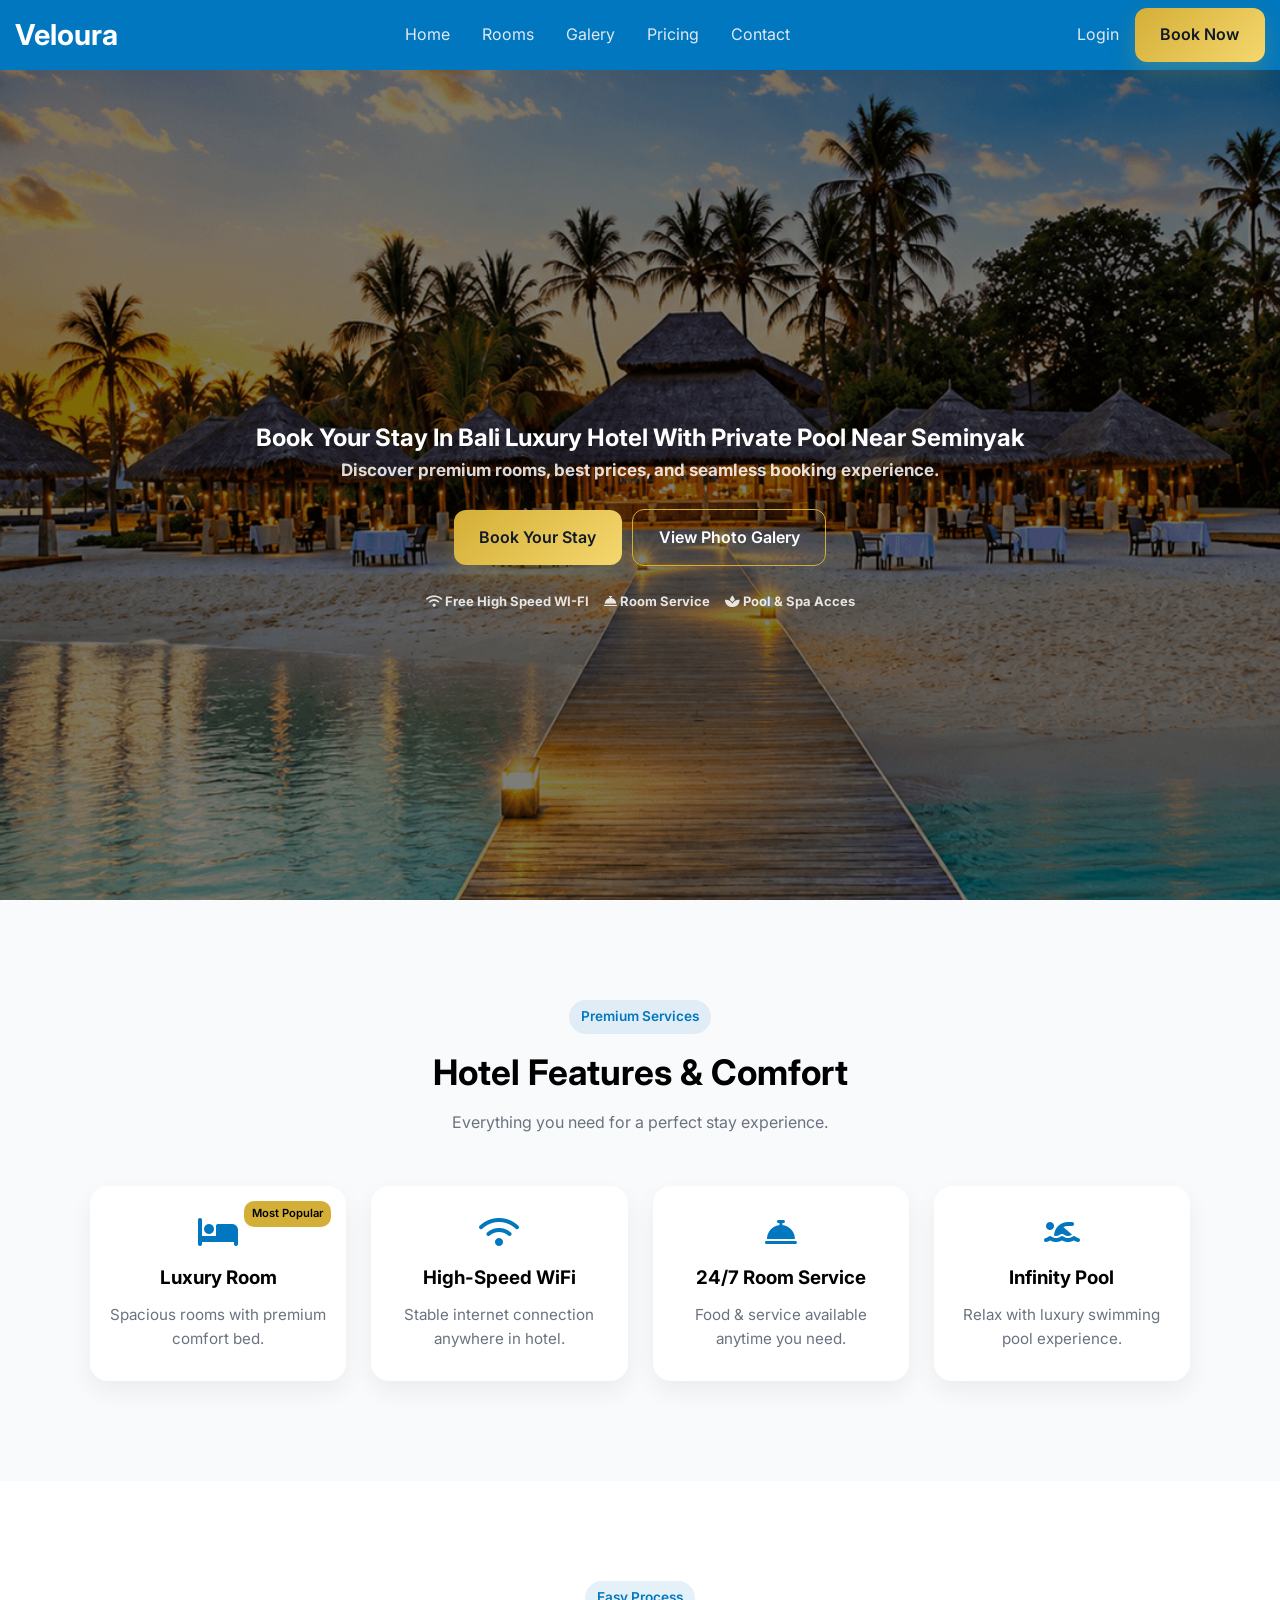
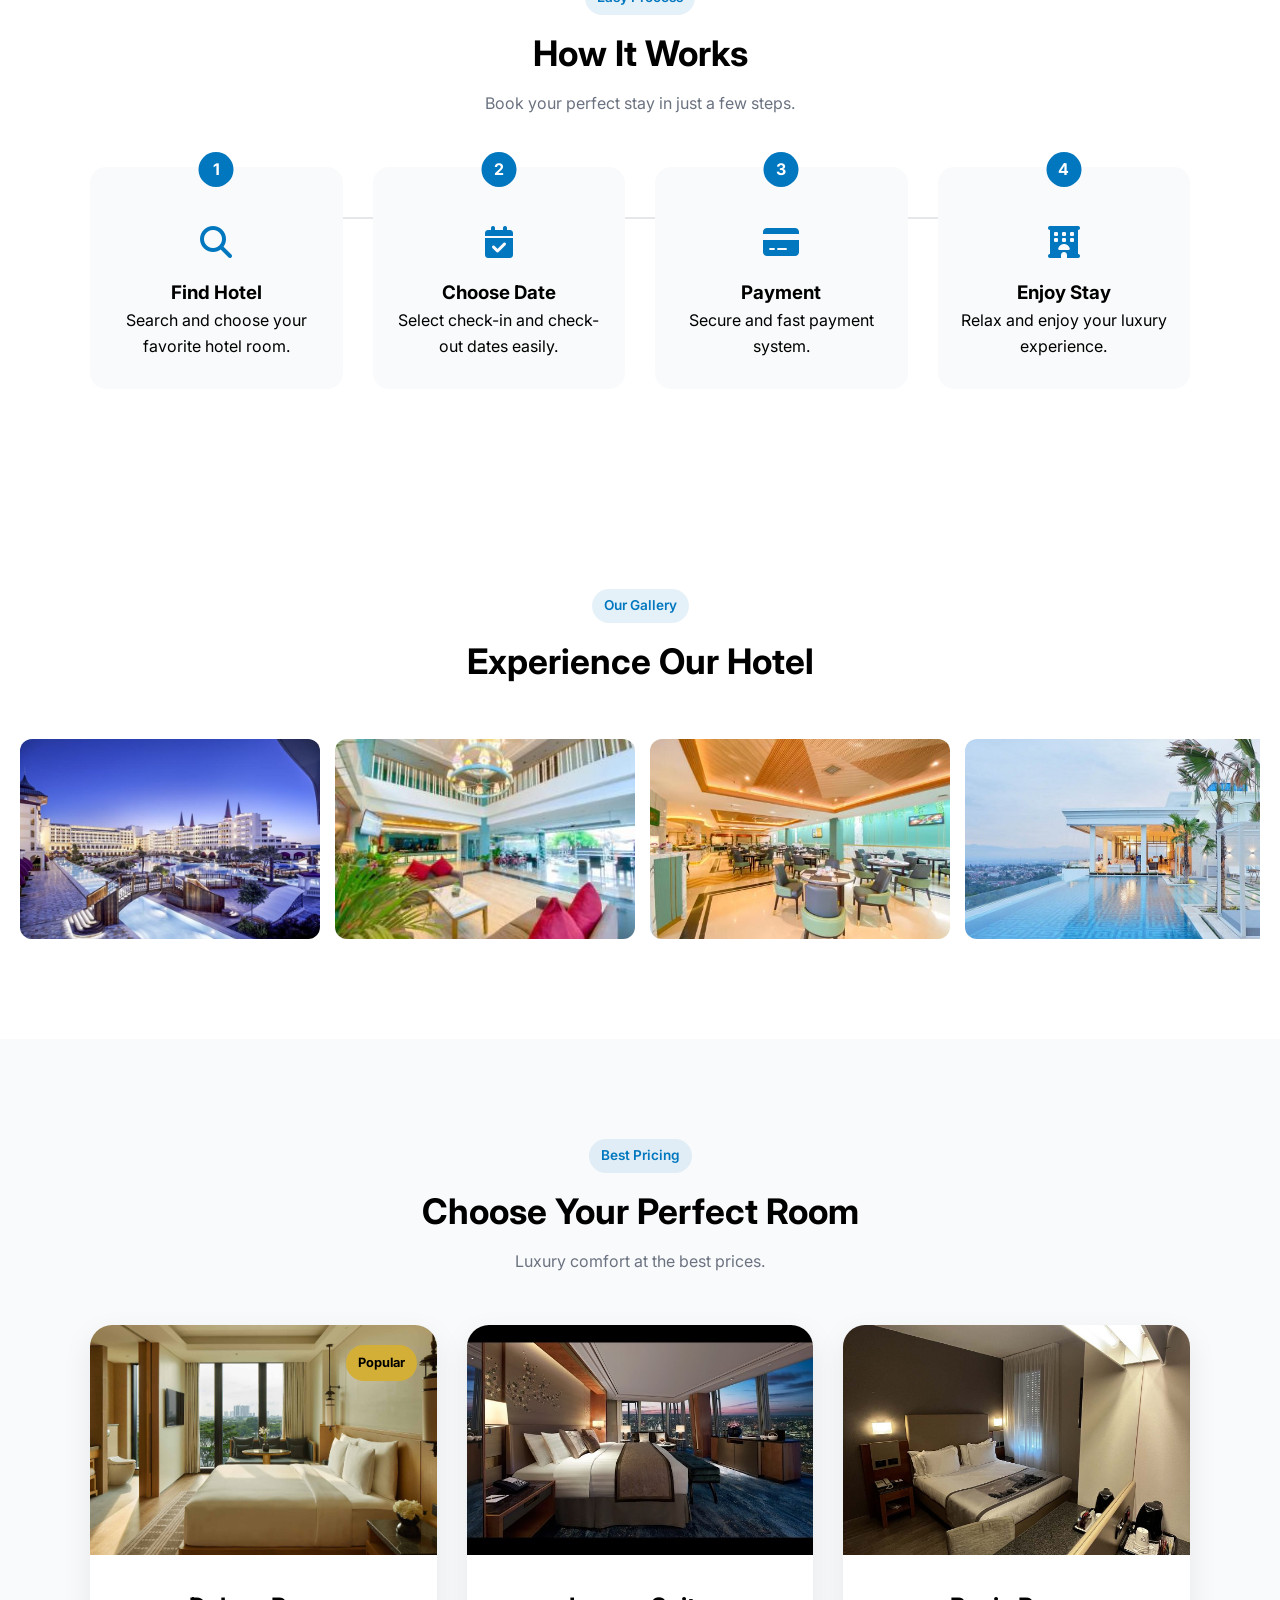
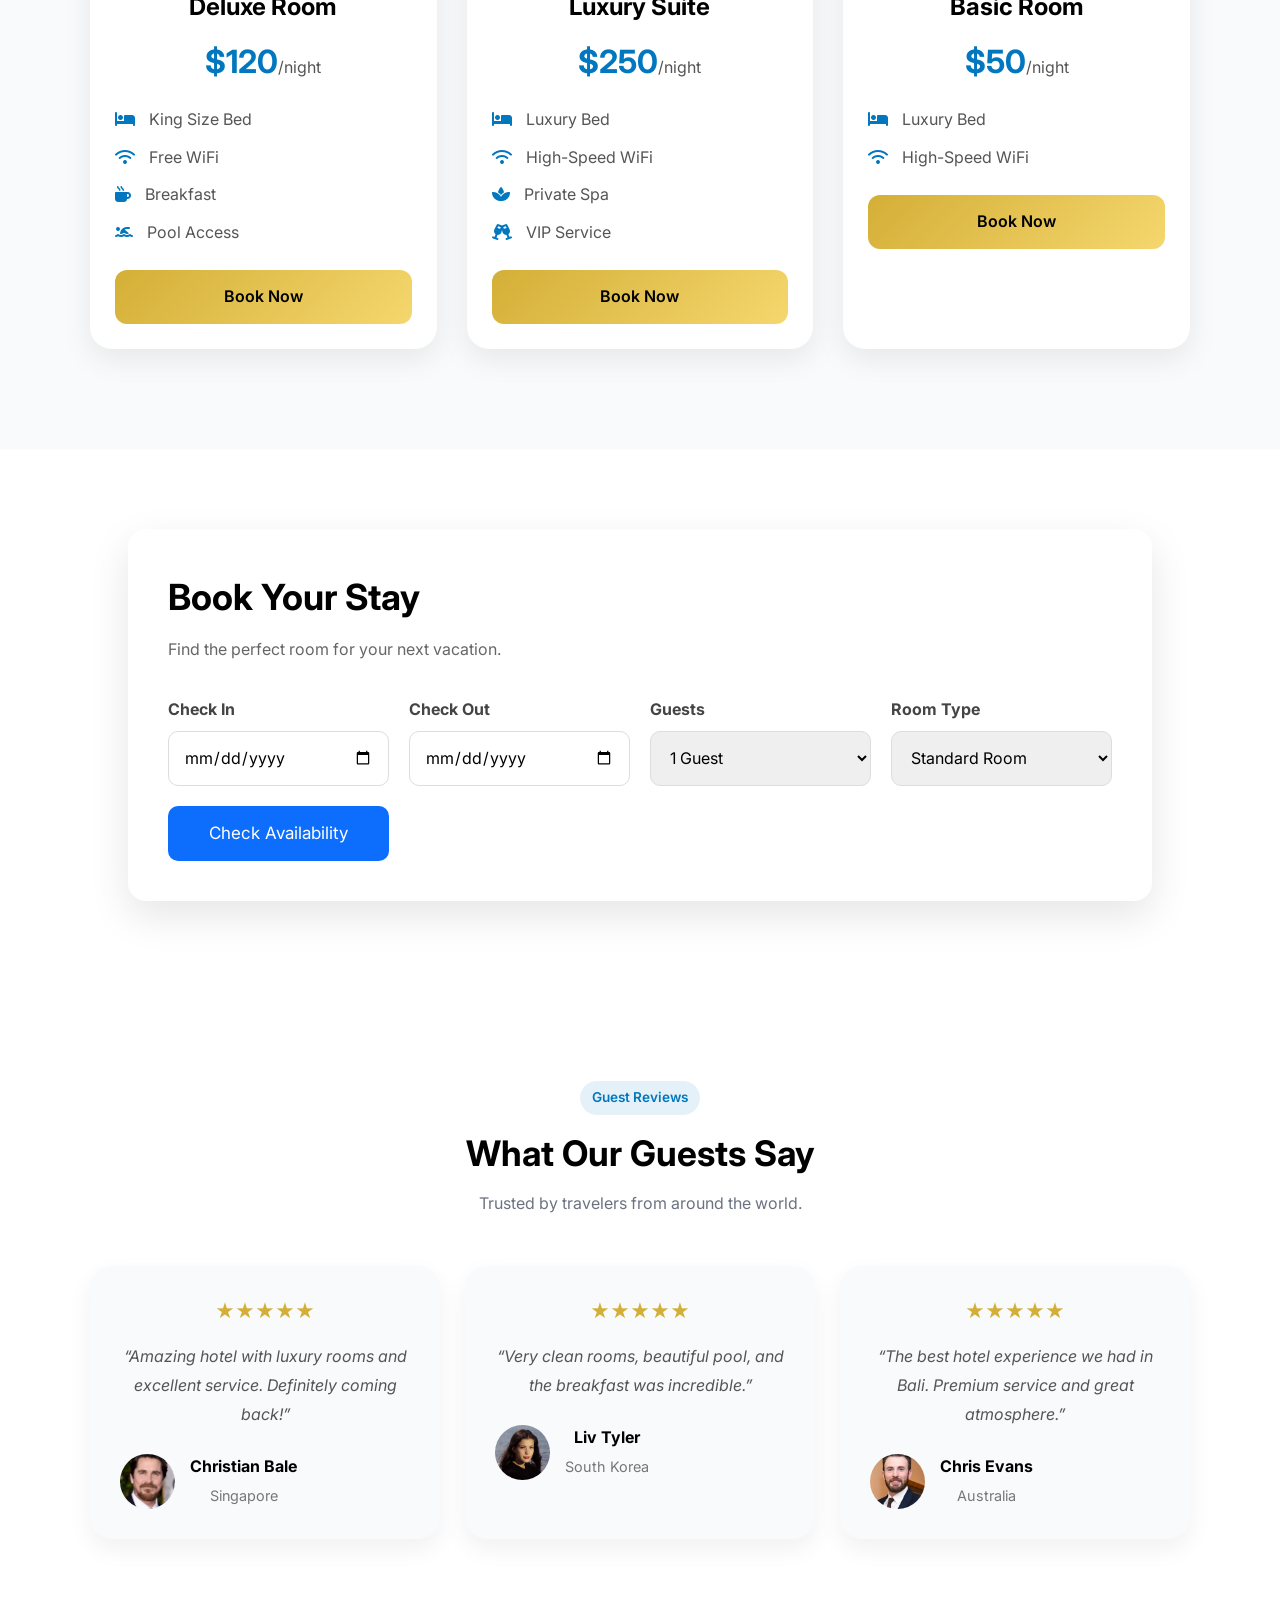
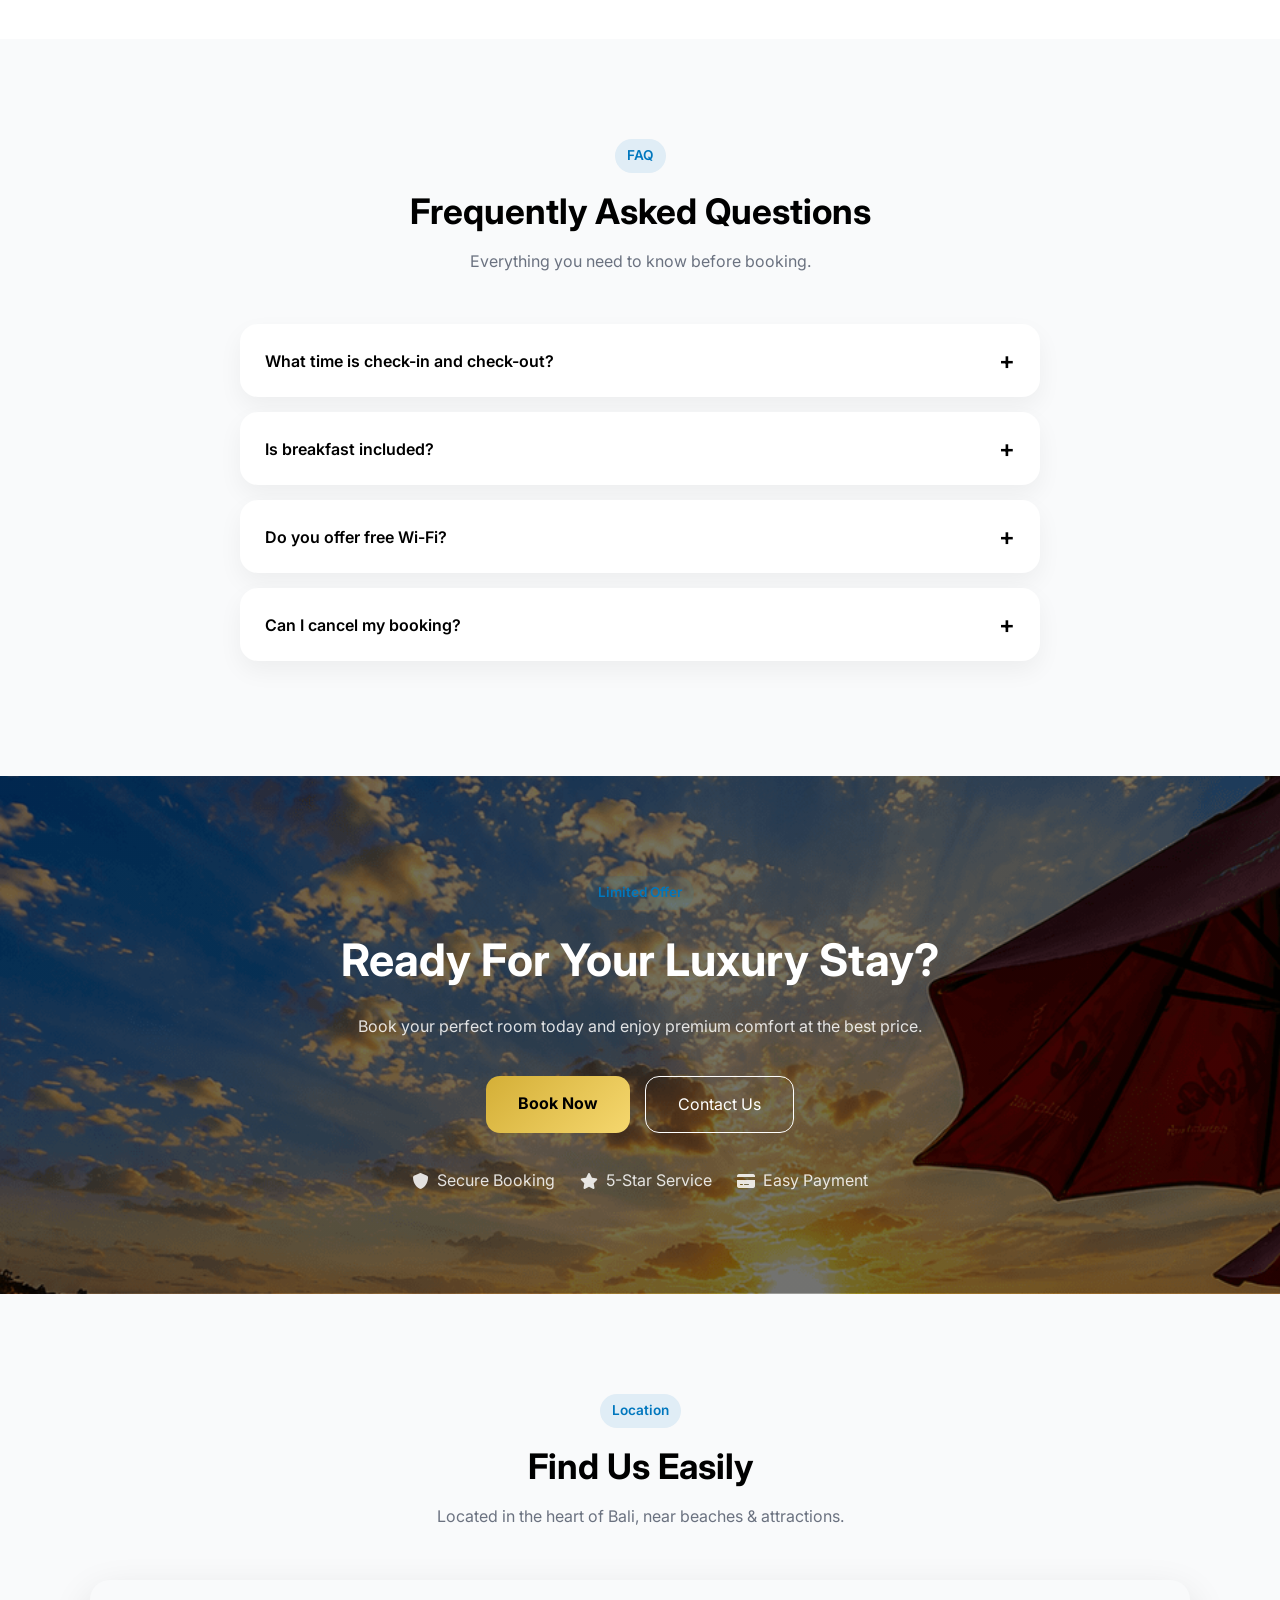
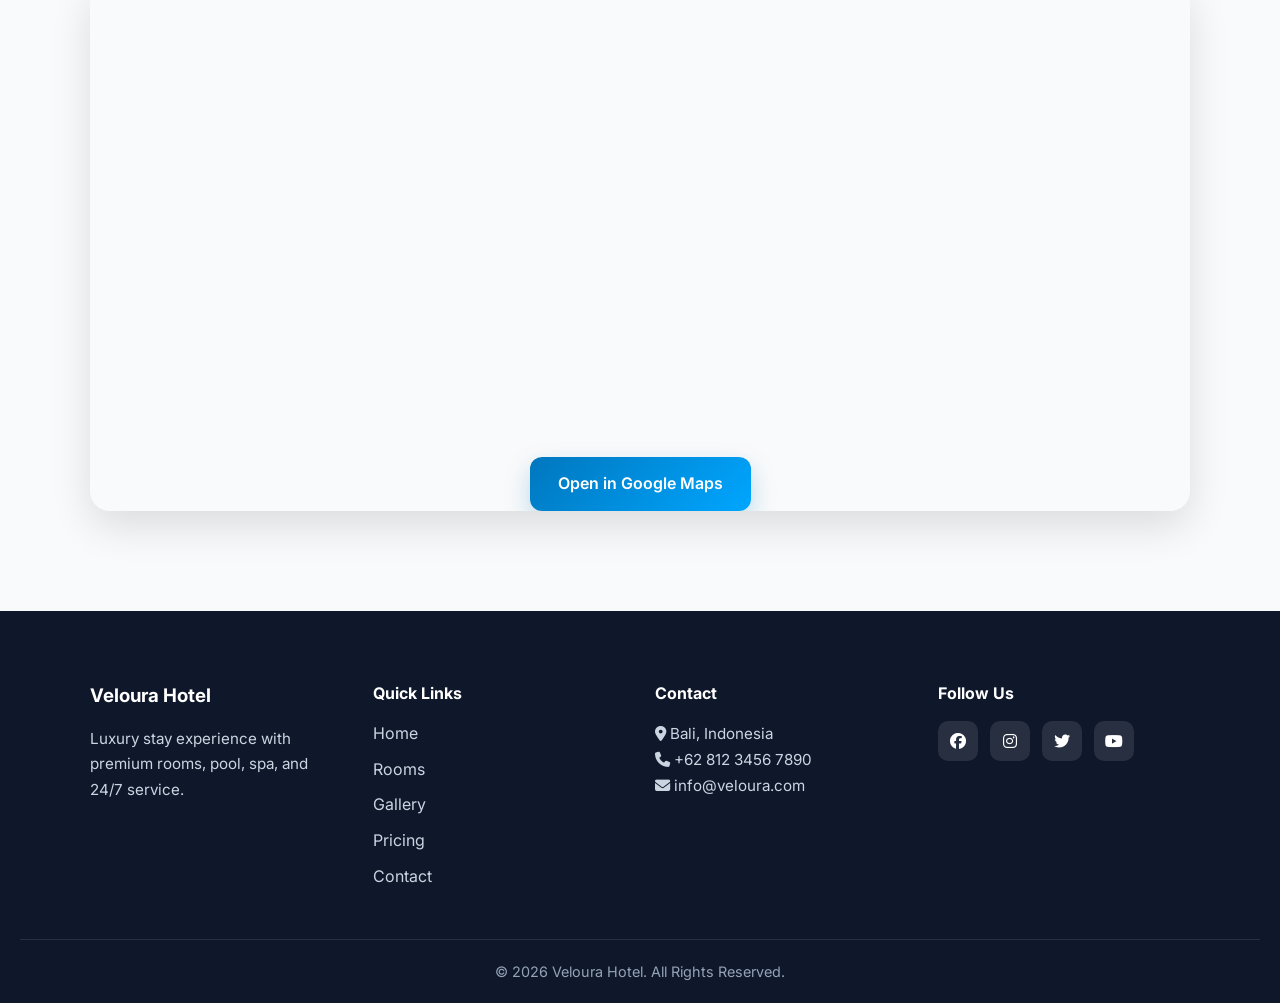
<file: booking-website.html>
<!DOCTYPE html>
<html lang="en">
  <head>
    <meta charset="UTF-8">
    <meta name="viewport" content="width=device-width, initial-scale=1.0">
    <title>Booking Website</title>
    <link rel="stylesheet"
      href="https://fonts.googleapis.com/css2?family=Inter:wght@300;400;500;600;700&display=swap">
      <link rel="stylesheet" href="https://cdnjs.cloudflare.com/ajax/libs/font-awesome/6.5.0/css/all.min.css">
      <link rel="stylesheet" href="css/booking-website.css">
        </head>
  <body>
    <header>
    <nav>
      <div class="logo">
        <span>Veloura</span>
      </div>
      <div class="hamburger" id="hamburger">
        <span></span>
        <span></span>
        <span></span>
      </div>
      
      <div class="desktop-menu">
        <a href="#home">Home</a>
        <a href="#Pricing">Rooms</a>
        <a href="#galery">Galery</a>
        <a href="#Pricing">Pricing</a>
        <a href="#contact">Contact</a>
      </div>
      
        <div class="right">
          <a class="login" href="#">Login</a>
          <a class="btn-book" href="#booknow">Book Now</a>
          </div>
    </nav>
    </header>
    <div class="overlay"></div>
    <div class="mobile-menu">
      <a href="#home">Home</a>
      <a href="Pricing">Rooms</a>
      <a href="#gallery">Galery</a>
      <a href="#Pricing">Pricing</a>
      <a href="#contact">Contact</a>
      <a  href="#">Login</a>
      <a class="btn-book" href="#booknow">Book Now</a>
    </div>
    
    <main>
      <section id="home" class="hero">
        <div class="con">
        <h2>Book Your Stay In Bali
        Luxury Hotel With Private Pool Near Seminyak</h2>
        <p>Discover premium rooms, best prices, and seamless booking experience.</p>
        
        <div class="buttons">
          <a class="btn-book"href="#booknow">Book Your Stay</a>
          <a class="galerybtn" href="#gallery">View Photo Galery</a>
        </div>
        
        <div class="feature">
          <p><i class="fa-solid fa-wifi"></i> Free High Speed WI-FI</p>
          <p><i class="fa-solid fa-bell-concierge"></i> Room Service</p>
          <p><i class="fa-solid fa-spa"></i> Pool & Spa Acces</p>
        </div>
        </div>
      </section>
      
      <!-- Service -->
      <section class="features">
  <div class="section-header">
    <span class="badge">Premium Services</span>
    <h2>Hotel Features & Comfort</h2>
    <p>Everything you need for a perfect stay experience.</p>
  </div>

  <div class="feature-grid">

    <div class="feature-card reveal">
      <span class="tag">Most Popular</span>
      <i class="fa-solid fa-bed"></i>
      <h3>Luxury Room</h3>
      <p>Spacious rooms with premium comfort bed.</p>
    </div>

    <div class="feature-card reveal">
      <i class="fa-solid fa-wifi"></i>
      <h3>High-Speed WiFi</h3>
      <p>Stable internet connection anywhere in hotel.</p>
    </div>

    <div class="feature-card reveal">
      <i class="fa-solid fa-bell-concierge"></i>
      <h3>24/7 Room Service</h3>
      <p>Food & service available anytime you need.</p>
    </div>

    <div class="feature-card reveal">
      <i class="fa-solid fa-person-swimming"></i>
      <h3>Infinity Pool</h3>
      <p>Relax with luxury swimming pool experience.</p>
    </div>

  </div>
</section>

<!-- How it works -->
<section class="how-it-works">
  <div class="section-header">
    <span class="badge">Easy Process</span>
    <h2>How It Works</h2>
    <p>Book your perfect stay in just a few steps.</p>
  </div>

  <div class="steps">

    <div class="step reveal" style="--i:1">
      <div class="number">1</div>
      <div class="icon"><i class="fa-solid fa-magnifying-glass"></i></div>
      <h3>Find Hotel</h3>
      <p>Search and choose your favorite hotel room.</p>
    </div>

    <div class="step reveal" style="--i:2">
      <div class="number">2</div>
      <div class="icon"><i class="fa-solid fa-calendar-check"></i></div>
      <h3>Choose Date</h3>
      <p>Select check-in and check-out dates easily.</p>
    </div>

    <div class="step reveal" style="--i:3">
      <div class="number">3</div>
      <div class="icon"><i class="fa-solid fa-credit-card"></i></div>
      <h3>Payment</h3>
      <p>Secure and fast payment system.</p>
    </div>

    <div class="step reveal" style="--i:4">
      <div class="number">4</div>
      <div class="icon"><i class="fa-solid fa-hotel"></i></div>
      <h3>Enjoy Stay</h3>
      <p>Relax and enjoy your luxury experience.</p>
    </div>

  </div>
</section>

<!-- Galery -->
<section id="gallery" class="gallery">
  <div class="section-header">
    <span class="badge">Our Gallery</span>
    <h2>Experience Our Hotel</h2>
  </div>
  
<div class="gallery-wrapper">
  <div class="gallery-track">

    <img class="gallery-item" src="assets/images/gallery1.jpg" loading="lazy">
    <img class="gallery-item" src="assets/images/gallery2.jpg" loading="lazy">
    <img class="gallery-item" src="assets/images/gallery3.jpg" loading="lazy">
    <img class="gallery-item" src="assets/images/gallery4.jpg" loading="lazy">

  </div>
  </div>
</section>

<!-- LIGHTBOX -->
<div class="lightbox" id="lightbox">
  <span class="close">&times;</span>
  <img id="lightbox-img">
</div>

<!-- Pricing -->
<section id="booknow" class="pricing">

  <div class="section-header">
    <span class="badge">Best Pricing</span>
    <h2>Choose Your Perfect Room</h2>
    <p>Luxury comfort at the best prices.</p>
  </div>

  <div class="pricing-grid">

    <!-- Card 1 -->
    <div class="price-card reveal">

      <span class="popular">Popular</span>

      <img src="assets/images/deluxe.jpg" alt="deluxe">

      <div class="price-content">
        <h3>Deluxe Room</h3>

        <div class="price">
          <span>$120</span>/night
        </div>

        <ul>
          <li><i class="fa-solid fa-bed"></i> King Size Bed</li>
          <li><i class="fa-solid fa-wifi"></i> Free WiFi</li>
          <li><i class="fa-solid fa-mug-hot"></i> Breakfast</li>
          <li><i class="fa-solid fa-person-swimming"></i> Pool Access</li>
        </ul>

        <a href="#" class="book-btn">
          Book Now
        </a>
      </div>

    </div>

    <!-- Card 2 -->
    <div class="price-card reveal">

      <img src="assets/images/luxury.jpg" alt="luxury">

      <div class="price-content">
        <h3>Luxury Suite</h3>

        <div class="price">
          <span>$250</span>/night
        </div>

        <ul>
          <li><i class="fa-solid fa-bed"></i> Luxury Bed</li>
          <li><i class="fa-solid fa-wifi"></i> High-Speed WiFi</li>
          <li><i class="fa-solid fa-spa"></i> Private Spa</li>
          <li><i class="fa-solid fa-champagne-glasses"></i> VIP Service</li>
        </ul>

        <a href="#" class="book-btn">
          Book Now
        </a>
      </div>

    </div>

         <!-- Card 3 -->
    <div class="price-card reveal">

      <img src="assets/images/basic.jpg" alt="basic">

      <div class="price-content">
        <h3>Basic Room</h3>

        <div class="price">
          <span>$50</span>/night
        </div>

        <ul>
          <li><i class="fa-solid fa-bed"></i> Luxury Bed</li>
          <li><i class="fa-solid fa-wifi"></i> High-Speed WiFi</li>
           </ul>

        <a href="#" class="book-btn">
          Book Now
        </a>
      </div>
  </div>
</section>

      <!-- BookForm -->
      <section id="check" class="booking-section">
  <div class="booking-container">
    <h2>Book Your Stay</h2>
    <p>Find the perfect room for your next vacation.</p>

    <form id="bookingForm" class="booking-form">

      <div class="input-box">
        <label>Check In</label>
        <input type="date" id="checkin" required>
      </div>

      <div class="input-box">
        <label>Check Out</label>
        <input type="date" id="checkout" required>
      </div>

      <div class="input-box">
        <label>Guests</label>
        <select id="guests">
          <option>1 Guest</option>
          <option>2 Guests</option>
          <option>3 Guests</option>
          <option>4 Guests</option>
          <option>5+ Guests</option>
        </select>
      </div>

      <div class="input-box">
        <label>Room Type</label>
        <select id="room">
          <option>Standard Room</option>
          <option>Deluxe Room</option>
          <option>Executive Suite</option>
          <option>Family Suite</option>
        </select>
      </div>

      <button class="checkBtn" type="submit">
        Check Availability
      </button>

    </form>
  </div>
      </section>
<!-- Testimoni -->
<section id="testimoni" class="testimonial">

  <div class="section-header">
    <span class="badge">
      Guest Reviews
    </span>

    <h2>
      What Our Guests Say
    </h2>

    <p>
      Trusted by travelers from around the world.
    </p>
  </div>

  <div class="testimonial-grid">

    <!-- Card 1 -->
    <div class="testimonial-card reveal">

      <div class="stars">
        ★★★★★
      </div>

      <p class="review">
        “Amazing hotel with luxury rooms and excellent service. Definitely coming back!”
      </p>

      <div class="profile">

        <img src="assets/images/christianbale.jpg" alt="bale">

        <div>
          <h4>Christian Bale</h4>
          <span>Singapore</span>
        </div>

      </div>
    </div>

    <!-- Card 2 -->
    <div class="testimonial-card reveal">

      <div class="stars">
        ★★★★★
      </div>

      <p class="review">
        “Very clean rooms, beautiful pool, and the breakfast was incredible.”
      </p>

      <div class="profile">

        <img src="assets/images/livtyler.jpg" alt="liv">

        <div>
          <h4>Liv Tyler</h4>
          <span>South Korea</span>
        </div>

      </div>
    </div>

    <!-- Card 3 -->
    <div class="testimonial-card reveal">

      <div class="stars">
        ★★★★★
      </div>

      <p class="review">
        “The best hotel experience we had in Bali. Premium service and great atmosphere.”
      </p>

      <div class="profile">

        <img src="assets/images/chrisevans.jpg" alt="chris">

        <div>
          <h4>Chris Evans</h4>
          <span>Australia</span>
        </div>

      </div>
    </div>

  </div>
</section>

<!-- faq -->
<section id="faq" class="faq">

  <div class="section-header">
    <span class="badge">
      FAQ
    </span>

    <h2>
      Frequently Asked Questions
    </h2>

    <p>
      Everything you need to know before booking.
    </p>
  </div>

  <div class="faq-container">

    <div class="faq-item">
      <button class="faq-question">
        What time is check-in and check-out?
        <span>+</span>
      </button>

      <div class="faq-answer">
        <p>
          Check-in starts at 2:00 PM and check-out is before 12:00 PM.
        </p>
      </div>
    </div>

    <div class="faq-item">
      <button class="faq-question">
        Is breakfast included?
        <span>+</span>
      </button>

      <div class="faq-answer">
        <p>
          Yes, complimentary breakfast is included in selected rooms.
        </p>
      </div>
    </div>

    <div class="faq-item">
      <button class="faq-question">
        Do you offer free Wi-Fi?
        <span>+</span>
      </button>

      <div class="faq-answer">
        <p>
          Yes, high-speed Wi-Fi is available throughout the hotel.
        </p>
      </div>
    </div>

    <div class="faq-item">
      <button class="faq-question">
        Can I cancel my booking?
        <span>+</span>
      </button>

      <div class="faq-answer">
        <p>
          Cancellation policies depend on your selected room package.
        </p>
      </div>
    </div>

  </div>
</section>

<!-- final cta -->
<section class="final-cta">

  <div class="cta-overlay">

    <span class="badge">
      Limited Offer
    </span>

    <h2>
      Ready For Your Luxury Stay?
    </h2>

    <p>
      Book your perfect room today and enjoy premium comfort at the best price.
    </p>

    <div class="cta-buttons">
      <a href="#" class="cta-book">
        Book Now
      </a>

      <a href="#" class="cta-contact">
        Contact Us
      </a>
    </div>

    <div class="trust">
      <span>
        <i class="fa-solid fa-shield"></i>
        Secure Booking
      </span>

      <span>
        <i class="fa-solid fa-star"></i>
        5-Star Service
      </span>

      <span>
        <i class="fa-solid fa-credit-card"></i>
        Easy Payment
      </span>
    </div>

  </div>
</section>

<!-- maps -->
<section class="map-section">

  <div class="section-header">
    <span class="badge">Location</span>
    <h2>Find Us Easily</h2>
    <p>Located in the heart of Bali, near beaches & attractions.</p>
  </div>

  <div class="map-container">

    <iframe
      src="https://www.google.com/maps/embed?pb=!1m18!1m12!1m3!1d15776.066040046111!2d115.14598594058883!3d-8.689979111734857!2m3!1f0!2f0!3f0!3m2!1i1024!2i768!4f13.1!3m3!1m2!1s0x2dd2471c804bfd05%3A0xdcc2b5ae63dc9082!2sPantai%20Seminyak!5e0!3m2!1sid!2sin!4v1781072437295!5m2!1sid!2sin"
      width="100%"
      height="400"
      style="border:0;"
      allowfullscreen=""
      loading="lazy"
      referrerpolicy="no-referrer-when-downgrade">
    </iframe>
    
    <div class="map-button">
  <a href="https://maps.app.goo.gl/dVLywuNhf7aDqcGe6"
     target="_blank"
     class="open-map-btn">
    Open in Google Maps
  </a>
</div>

  </div>

</section>
<!-- Footer -->
<footer class="footer">

  <div class="footer-container">

    <!-- Brand -->
    <div class="footer-box">
      <h3>Veloura Hotel</h3>
      <p>
        Luxury stay experience with premium rooms, pool, spa, and 24/7 service.
      </p>
    </div>

    <!-- Links -->
    <div class="footer-box">
      <h4>Quick Links</h4>
      <a href="#home">Home</a>
      <a href="#Pricing">Rooms</a>
      <a href="#gallery">Gallery</a>
      <a href="#Pricing">Pricing</a>
      <a href="#contact">Contact</a>
    </div>

    <!-- Contact -->
    <div id="contact" class="footer-box">
      <h4>Contact</h4>
      <p><i class="fa-solid fa-location-dot"></i> Bali, Indonesia</p>
      <p><i class="fa-solid fa-phone"></i> +62 812 3456 7890</p>
      <p><i class="fa-solid fa-envelope"></i> info@veloura.com</p>
    </div>

    <!-- Social -->
    <div class="footer-box">
      <h4>Follow Us</h4>

      <div class="social">
        <a href="#"><i class="fa-brands fa-facebook"></i></a>
        <a href="#"><i class="fa-brands fa-instagram"></i></a>
        <a href="#"><i class="fa-brands fa-twitter"></i></a>
        <a href="#"><i class="fa-brands fa-youtube"></i></a>
      </div>

    </div>

  </div>

  <div class="footer-bottom">
    <p>© 2026 Veloura Hotel. All Rights Reserved.</p>
  </div>

</footer>
    </main>
    <script src="Js/booking-website.js"></script>
    </body>
    </html>
</file>
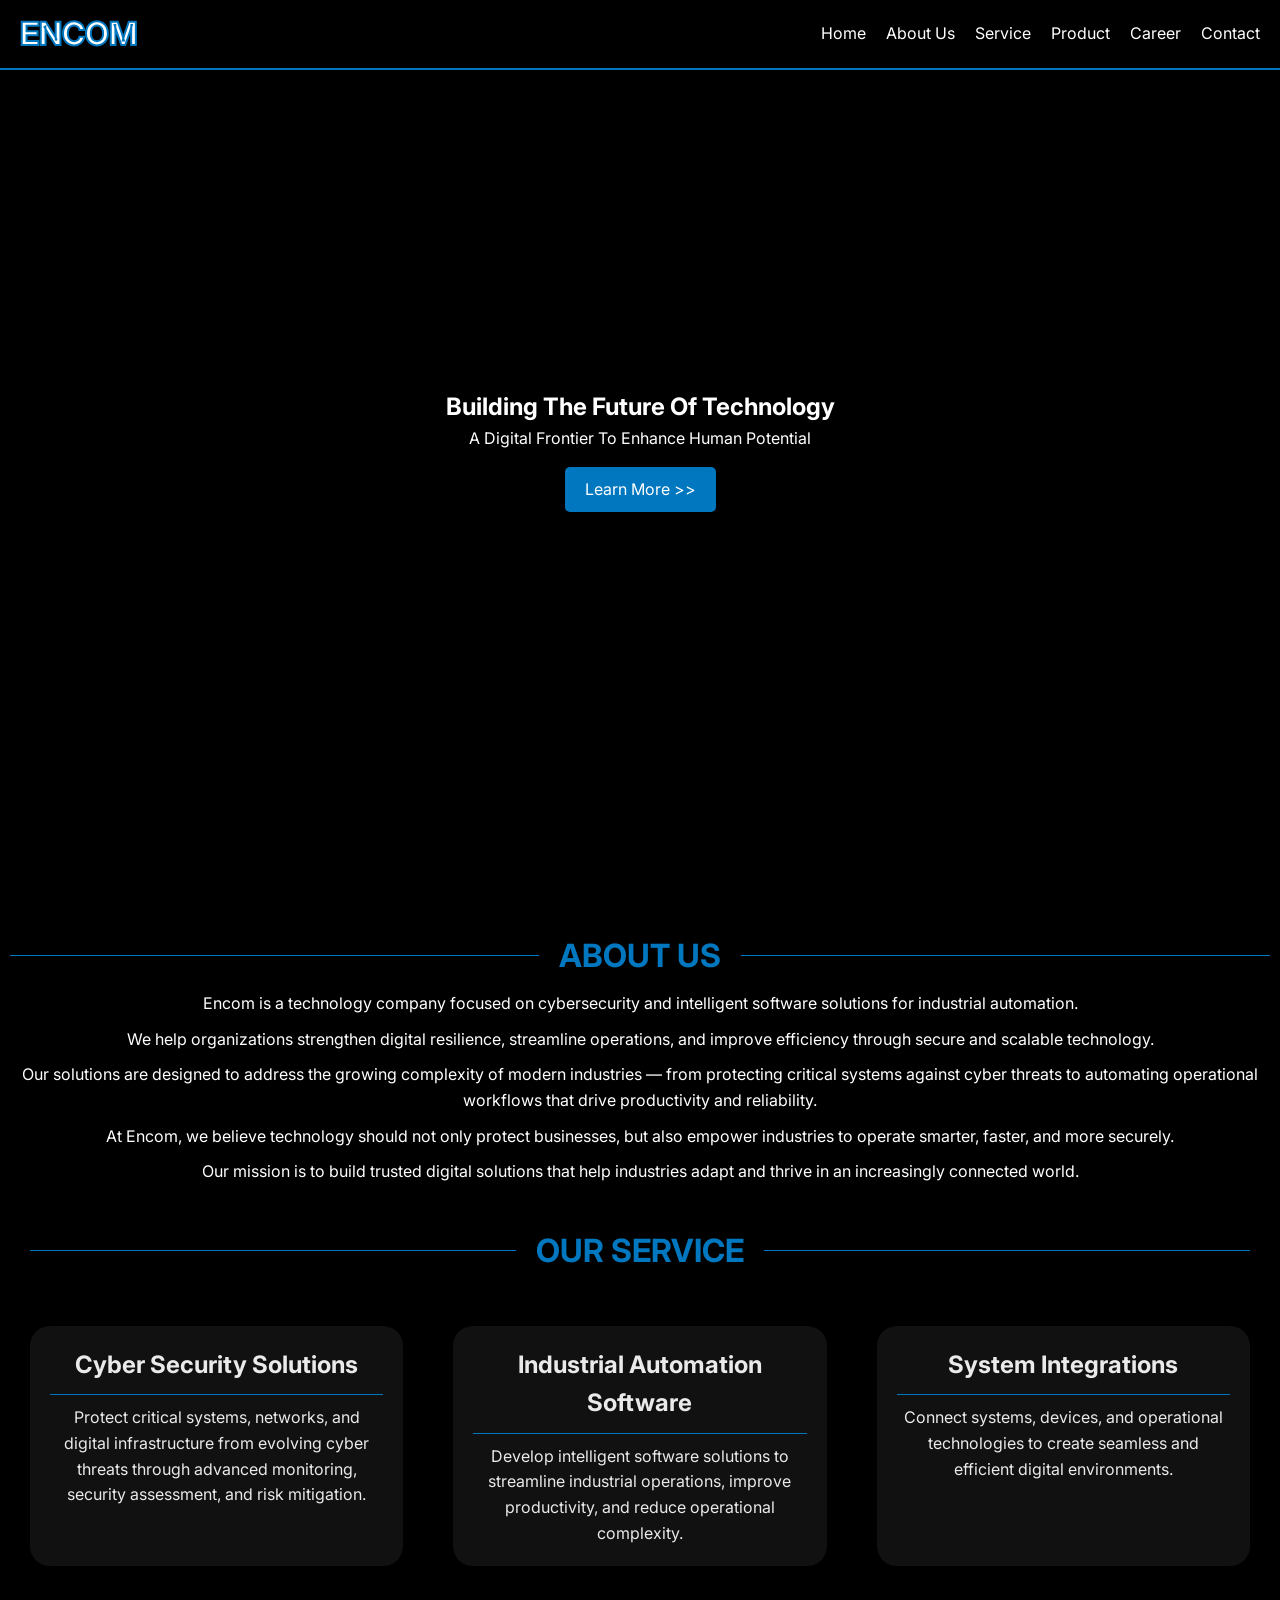
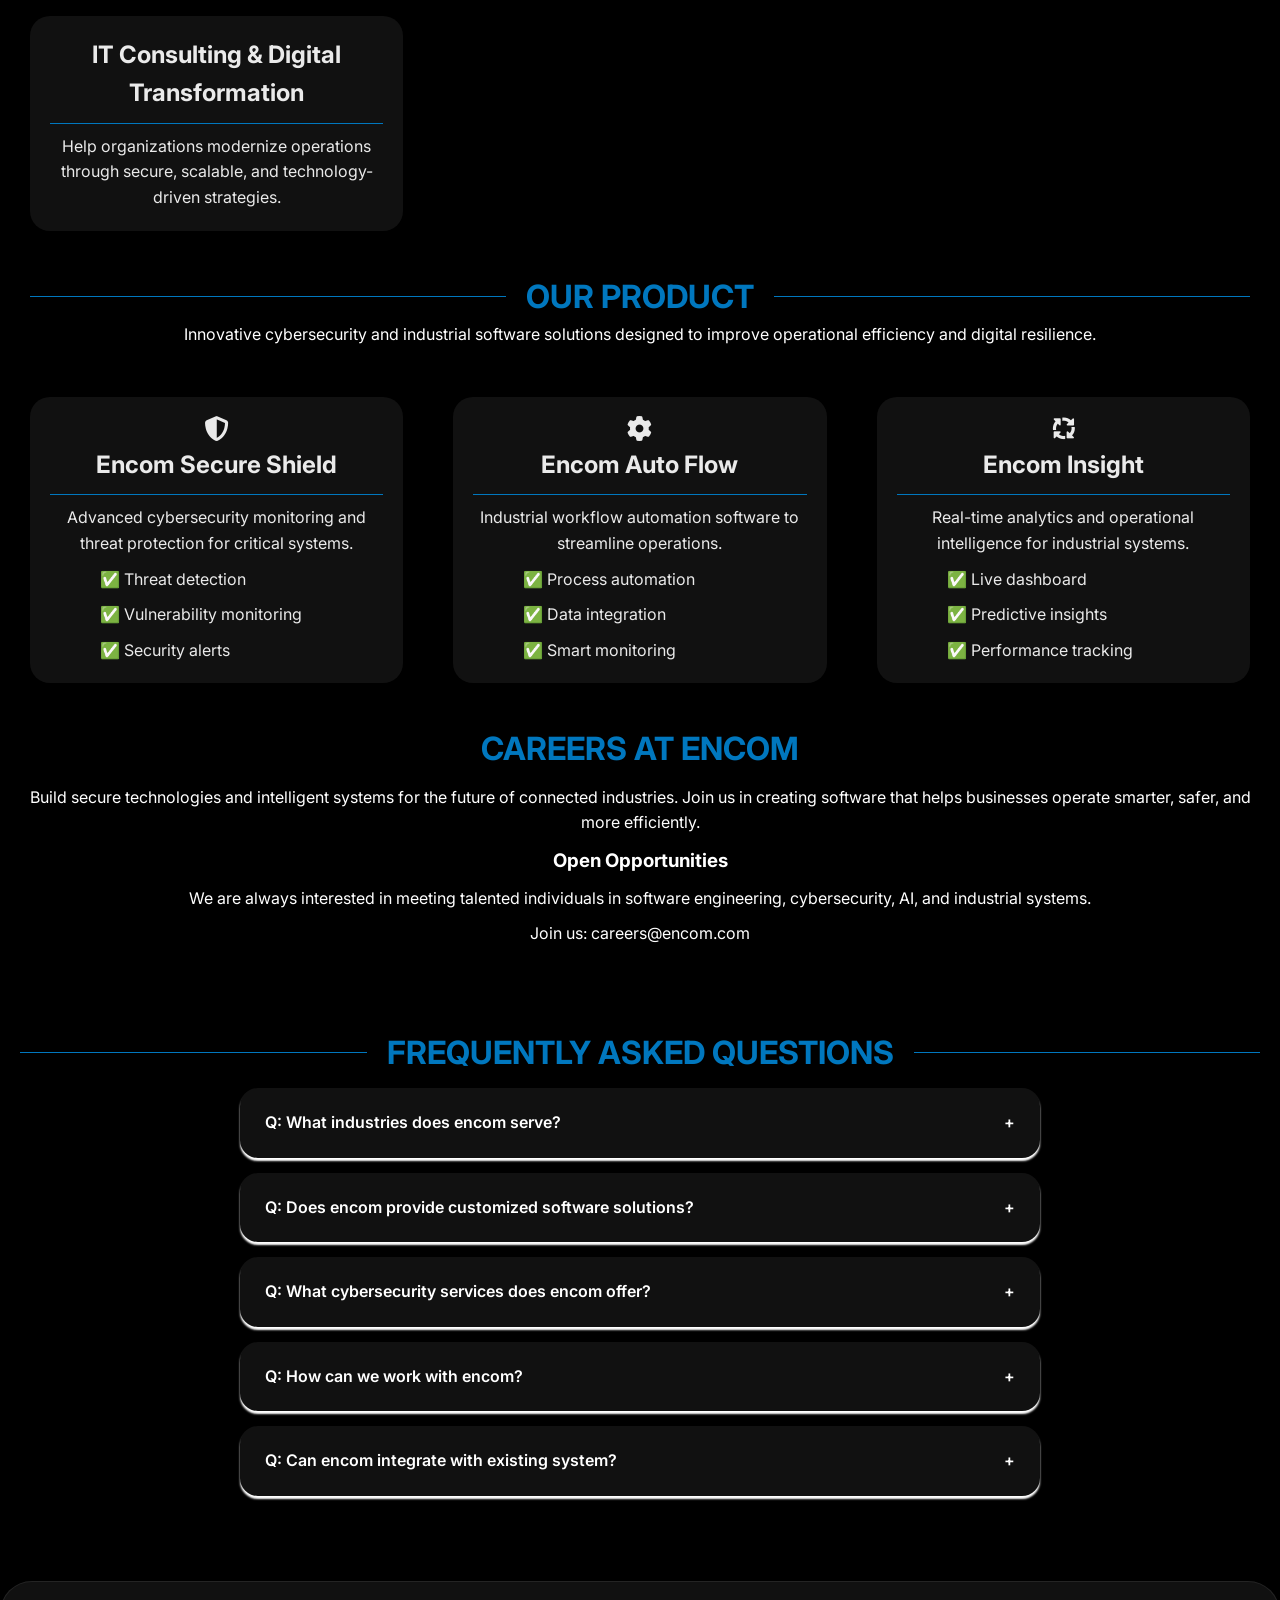
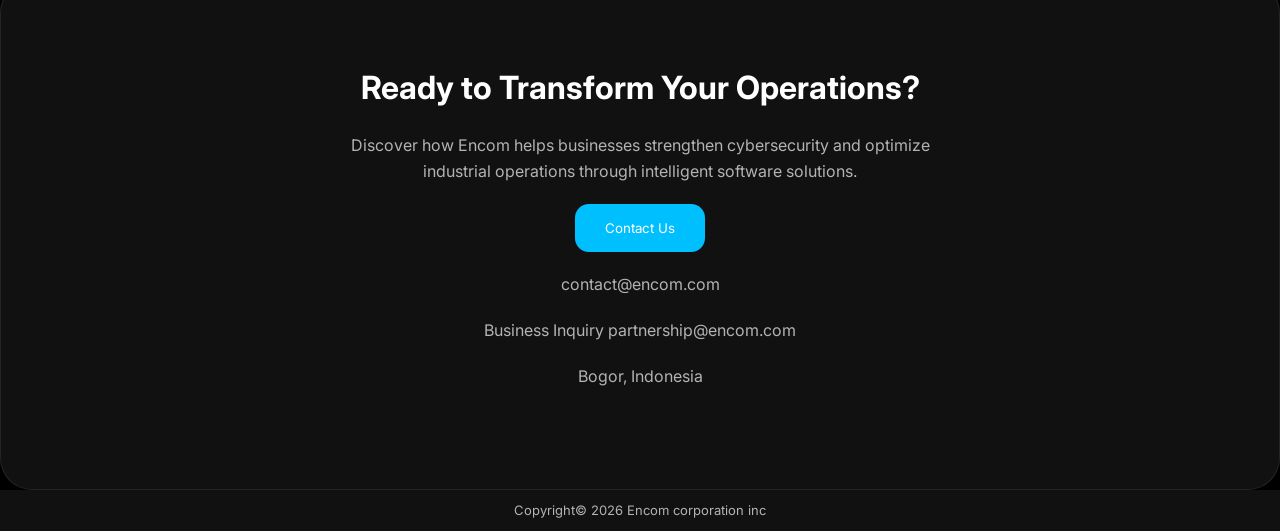
<file: company-profile-website.html>
<!DOCTYPE html>
<html lang="en">
  <head>
    <meta charset="UTF-8">
    <meta name="viewport" content="width=device-width, initial-scale=1.0">
    <title>Website Company</title>
   <link rel="stylesheet" href="css/company-profile-website.css">
   <script defer src="Js/company-profile-website.js"></script>
   <link rel="stylesheet"
href="https://cdnjs.cloudflare.com/ajax/libs/font-awesome/6.5.2/css/all.min.css">
 <link rel="stylesheet"
      href="https://fonts.googleapis.com/css2?family=Inter:wght@300;400;500;600;700&display=swap">
  </head>
  <body>
    <header>
      <nav>
       <div class="left">
         ENCOM
       </div> 
        
        <div class="hamburger">
          <span></span>
          <span></span>
          <span></span>
        </div>
        
        <div class="desktop-menu">
          <a href="#home">Home</a>
          <a href="#about">About Us</a>
          <a href="#services">Service</a>
          <a href="#products">Product</a>
          <a href="#careers">Career</a>
          <a href="#contact">Contact</a>
        </div>
        
      </nav>
    </header>
    
    <div class="overlay"></div>
    <div class="mobile-menu">
      <a href="#home">Home</a>
      <a href="#about">About Us</a>
      <a href="#services">Service</a>
      <a href="#products">Product</a>
      <a href="#careers">Career</a>
      <a href="#contacts">Contact</a>
    </div>
    
    <main>
      <section id="home" class="hero">
        <h2>Building The Future Of Technology</h2>
        <p>A Digital Frontier To Enhance Human Potential</p>
        
        <a href="#about" class="btn">Learn More >> </a>
      </section>
      
      <!-- About us -->
      <section id="about" class="about">
      <h2 class="title">ABOUT US</h2>
      <p>Encom is a technology company focused on cybersecurity and intelligent software solutions for industrial automation.</p>
      
      <p>We help organizations strengthen digital resilience, streamline operations, and improve efficiency through secure and scalable technology.</p>
      <p>
Our solutions are designed to address the growing complexity of modern industries — from protecting critical systems against cyber threats to automating operational workflows that drive productivity and reliability.</p>

<p>
At Encom, we believe technology should not only protect businesses, but also empower industries to operate smarter, faster, and more securely.</p>
<p>
Our mission is to build trusted digital solutions that help industries adapt and thrive in an increasingly connected world.</p>
</section>

<!-- services -->
<section id="services" class="services">
  <h2 class="title">OUR SERVICE</h2>
  
  <div class="slider">
    
    <div class="card section hidden">
      <h2>Cyber Security Solutions</h2>
      <span class="line"></span>
      <p>Protect critical systems, networks, and digital infrastructure from evolving cyber threats through advanced monitoring, security assessment, and risk mitigation.</p>
      
    </div>
    
    <div class="card section hidden">
      <h2>Industrial Automation Software</h2>
      <span class="line"></span>
      <p>Develop intelligent software solutions to streamline industrial operations, improve productivity, and reduce operational complexity.</p>
      
    </div>
    
    <div class="card section hidden">
      <h2>System Integrations</h2>
      <span class="line"></span>
      <p>Connect systems, devices, and operational technologies to create seamless and efficient digital environments.</p>
      
    </div>
    
    <div class="card section hidden">
      <h2>IT Consulting & Digital Transformation</h2>
      <span class="line"></span>
      <p>Help organizations modernize operations through secure, scalable, and technology-driven strategies.</p>
    </div>
  </div>
</section>

<!-- Product -->
<section id="products" class="product">
  <h2 class="title">OUR PRODUCT
  </h2>
  <p>
Innovative cybersecurity and industrial software solutions
designed to improve operational efficiency and digital resilience.</p>

<div class="slider">
  
  <div class="card section hidden">
    <i class="fa-solid fa-shield-halved"></i>
    <h2>Encom Secure Shield</h2>
    <span class="line"></span>
    <p>Advanced cybersecurity
monitoring and threat
protection for critical
systems.</p>
<span></span>

<div class="cheklist">
<p>✅ Threat detection</p>
<p>✅ Vulnerability monitoring</p>
<p>✅ Security alerts</p>
</div>
  </div>
  
  <div class="card section hidden">
    <i class="fa-solid fa-gear"></i>
    <h2>Encom Auto Flow</h2>
    <span class="line"></span>
    <p>Industrial workflow
automation software to
streamline operations.
</p>
<span></span>

<div class="cheklist">
<p>✅ Process automation</p>
<p>✅ Data integration</p>
<p>✅ Smart monitoring</p>
</div>
  </div>
  
  <div class="card section hidden">
    <i class="fa-solid fa-arrows-spin"></i>
    <h2>Encom Insight</h2>
    <span class="line"></span>
    <p>Real-time analytics and
operational intelligence
for industrial systems.
</p>
<span></span>

<div class="cheklist">
<p>✅ Live dashboard</p>
<p>✅ Predictive insights</p>
<p>✅ Performance tracking</p>
</div>
  </div>
</div>
</section>

<!-- careers -->
<section id="careers" class="careers">
  <h2 class="title">CAREERS AT ENCOM</h2>
  <p>Build secure technologies and intelligent systems for the future of connected industries. Join us in creating software that helps businesses operate smarter, safer, and more efficiently.</p>
  <h3>Open Opportunities</h3>
  <p>We are always interested in meeting talented individuals in software engineering, cybersecurity, AI, and industrial systems.</p>
  <p>
Join us:<span>
careers@encom.com</span></p>
</section>

<!-- FAQ -->
<section class="faq">
  <h2 class="title">FREQUENTLY ASKED QUESTIONS</h2>
  
  <div class="faq-container">
    <div class="faq-item">
      <div class="faq-question">
        Q: What industries does encom serve?
        <span>+</span>
      </div>
      <div class="faq-answer">
        <p>A: We provide cybersecurity and automation solutions for industrial, manufacturing, and enterprise environments</p>
        </div>
    </div>
    
    <div class="faq-item">
      <div class="faq-question">
        Q: Does encom provide customized software solutions?
        <span>+</span>
      </div>
      <div class="faq-answer">
       <p> A: Yes. We develop scalable software tailored to specific operational and business requirements </p>
      </div>
    </div>
    
    <div class="faq-item">
      <div class="faq-question">
        Q: What cybersecurity services does encom offer?
        <span>+</span>
      </div>
      <div class="faq-answer">
       <p> A: We offer security assessment, monitoring, risk mitigation, and infrastructure protection.</p>
      </div>
    </div>
    
    <div class="faq-item">
      <div class="faq-question">
        Q: How can we work with encom?
        <span>+</span>
      </div>
      <div class="faq-answer">
       <p> A: You can contact us for consultation and solution planning based on your business needs.</p>
      </div>
    </div>
    
    <div class="faq-item">
      <div class="faq-question">
        Q: Can encom integrate with existing system?
        <span>+</span>
      </div>
      <div class="faq-answer">
       <p> A: Yes. Our solutions are designed to integrate with modern industrial and enterprise environments.</p>
      </div>
    </div>
  </div>
  
</section>
<!-- Final -->
<section id="contact" class="cta">

  <h2>
    Ready to Transform Your Operations?
  </h2>

  <p>
    Discover how Encom helps
    businesses strengthen
    cybersecurity and optimize
    industrial operations through
    intelligent software solutions.
  </p>

  <button>Contact Us</button>

  <div class="contact-info">
    <p>contact@encom.com</p>
    <p>Business Inquiry
partnership@encom.com
</p>
    <p>Bogor, Indonesia</p>
  </div>

</section>

<div class="footer">
  Copyright© 2026 Encom corporation inc
</div>
    </main>
  </body>
            </html>
</file>
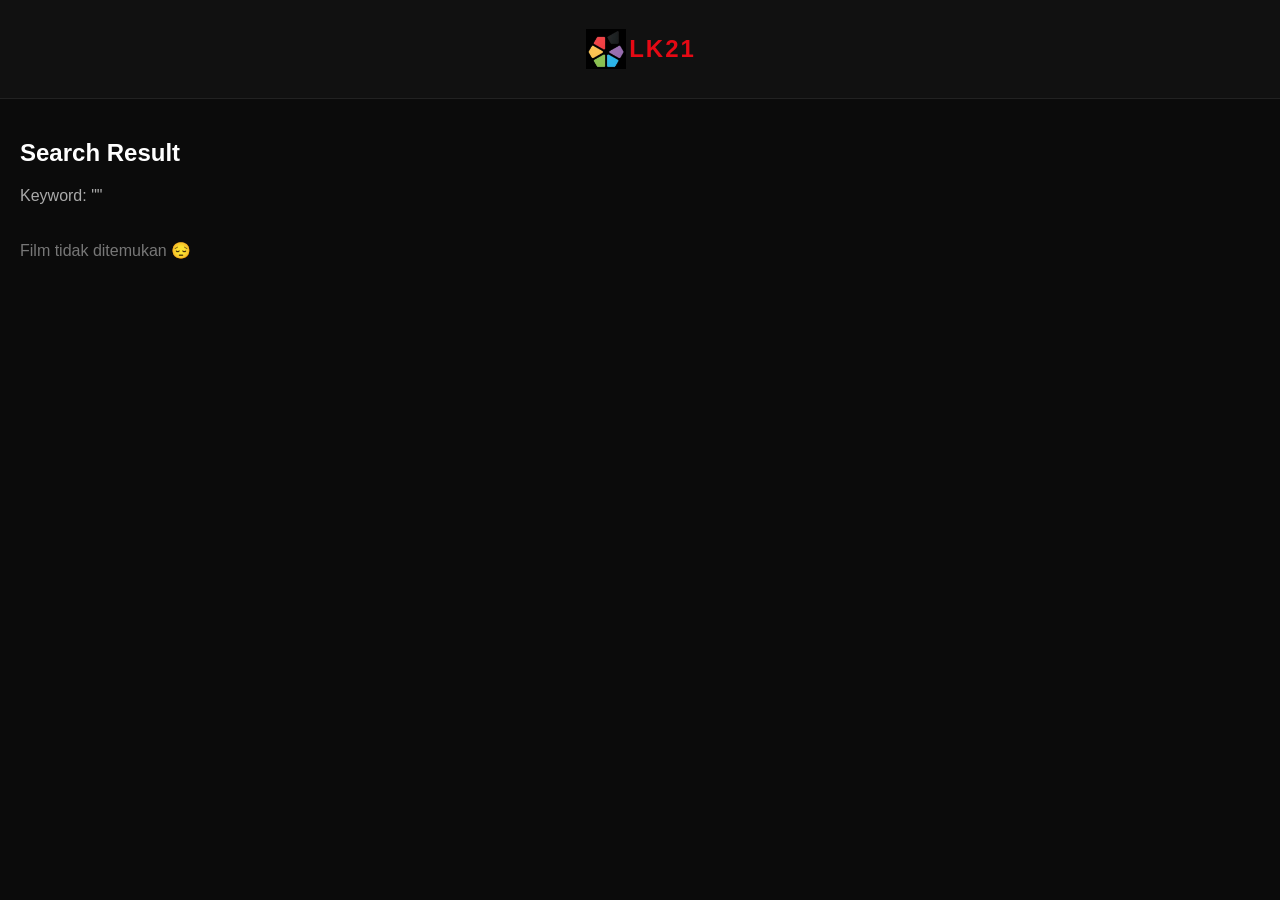
<file: search.html>
<!DOCTYPE html>
<html lang="en">
<head>
<meta charset="UTF-8">
<meta name="viewport" content="width=device-width, initial-scale=1.0">
<title>Search</title>

<link rel="stylesheet" href="css/search.css">
<script defer src="Js/search.js"></script>
</head>

<body>

<header class="header">
  
  <div class="logo">
    <img src="assets/img/icon.png" alt="logo">
  <h2>LK21</h2>
  </div>
</header>

<section class="container">

  <h1 id="title">Search Result</h1>
  <p id="keywordText"></p>

  <div id="result" class="grid"></div>

</section>

</body>
</html>
</file>
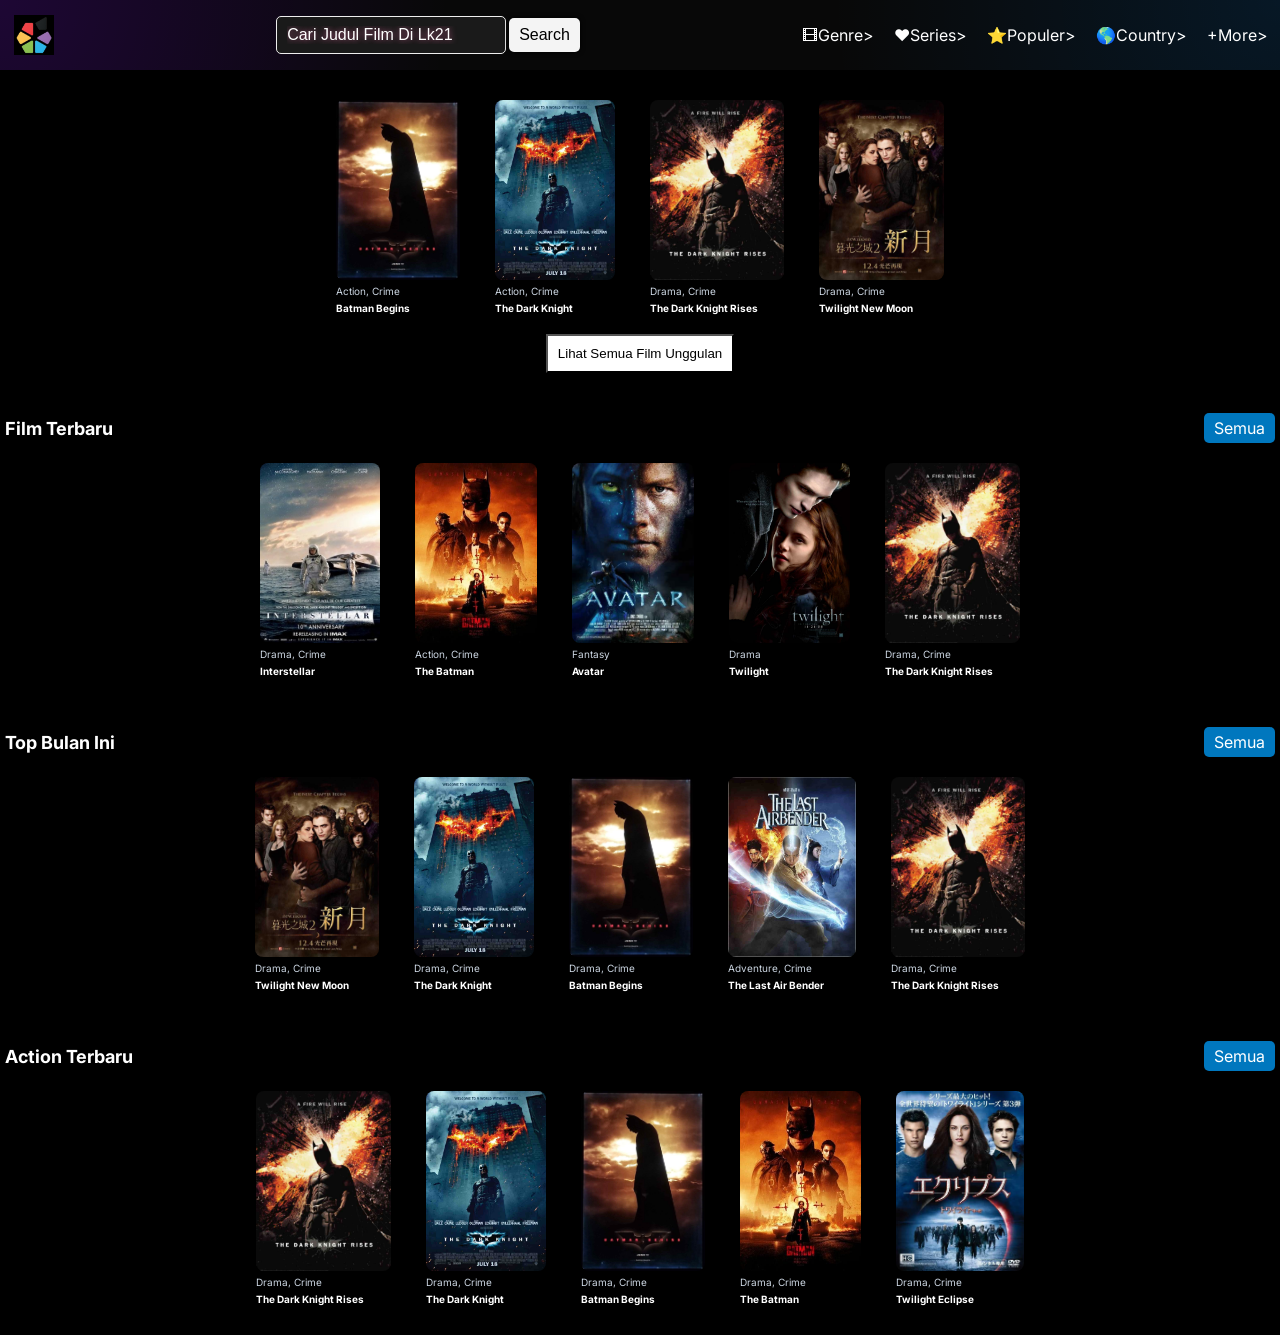
<file: streaming-website.html>
<!DOCTYPE html>
<html lang="id">
  <head>
    <meta charset="UTF-8">
    <meta name="viewport" content="width=device-width, initial-scale=1.0">
    <title>Streaming-Website-Project</title>
    <link
      href="https://fonts.googleapis.com/css2?family=Inter:wght@300;400;500;600;700&display=swap"
        rel="stylesheet">
        <link rel="stylesheet" href="css/streaming-website.css">
        <script defer src="Js/streaming-website.js"></script>
        <script defer src="db/database.js"></script>
          </head>
  <body>
    
    <!-- NAVBAR -->
    <nav>
      <div class="left">
        <div class="hamburger">
          <span></span>
          <span></span>
          <span></span>
        </div>
    
     <img src="assets/img/icon.png" alt="logo">
     </div>
     
     <div class="left">
     <input id="searchInput" 
     type="text" 
     autocomplete="off"
     placeholder="Cari Judul Film Di Lk21">
     
     <button id="searchBtn">Search</button>
      </div>
      
      <div class="desktop-menu">
        <a href="#">🎞Genre<span>></span></a>
        <a href="#">❤Series<span>></span></a>
        <a href="#">⭐Populer<span>></span></a>
        <a href="#">🌎Country<span>></span></a>
        <a href="#">+More<span>></span></a>
        
        
      </div>
    </nav>
    
    <div class="mobile-menu">
      <a style="font-size:18px;color:yellow"href="#">🏠Home</a>
      
      <div class="type">
      <a href="#">🎞Genre</a>
      <a class="red" href="#">Lainnya></a>
      </div>
      
      <div class="card">
      
       <div class="list">
         <a href="#">Action</a>
         <a href="#">Adventure</a>
         <a href="#">Animation</a>
         <a href="#">Comedy</a>
         <a href="#">Crime</a>
         <a href="#">Drama</a>
         <a href="#">Family</a>
         <a href="#">Fantasy</a>
       </div> 
       
       <div class="list">
         <a href="#">Horor</a>
         <a href="#">Musical</a>
         <a href="#">Mystery</a>
         <a href="#">Romance</a>
         <a href="#">Sci-Fi</a>
         <a href="#">Sport</a>
         <a href="#">Thriller</a>
         <a href="#">War</a>
       </div>
      </div>
      
      <div class="type">
         <a href="#">🌎Negara</a>
         <a class="red" href="#">Lainnya></a>
       </div>
       
       <div class="card">
         
       <div class="list">
         <a href="#">Amerika</a>
         <a href="#">Australia</a>
         <a href="#">China</a>
         <a href="#">India</a>
         <a href="#">Inggris</a>
       </div>
       
       <div class="list">
         <a href="#">Jepang</a>
         <a href="#">Korea</a>
         <a href="#">Malaysia</a>
         <a href="#">Russia</a>
         <a href="#">Thailand</a>
       </div>
       
       </div>
       
       <div class="type">
         <a href="#">📅Tahun</a>
         <a class="red" href="#">Lainnya></a>
       </div>
       
       <div class="card">
         
         <div class="list">
           <a href="#">2026</a>
           <a href="#">2025</a>
           <a href="#">2024</a>
           <a href="#">2023</a>
           <a href="#">2022</a>
         </div>
         
         <div class="list">
         <a href="#">2021</a>
         <a href="#">2020</a>
         <a href="#">2019</a>
         <a href="#">2018</a>
         <a href="#">2017</a>
         </div>
       </div>
       
       <div class="type">
         <a href="#">🔍Jelajahi</a>
       </div>
       
       <div class="card">
         
         <div class="list">
           <a href="#">Terpopuler</a>
           <a href="#">Komen Terbanyak</a>
           <a href="#">Rating Tertinggi</a>
           <a href="#">Urut Tahun</a>
         </div>
         
         <div class="list">
           <a href="#">Rekomendasi</a>
           <a href="#">Post Terbaru</a>
           <a href="#">Cara Install VPN</a>
           <a href="#">Privacy Policy</a>
         </div>
       </div>
    </div>
    
    <main>
      
    <!-- Top Watch -->
    <div id="searchResult"></div>
    <section class="container">
      
      <div class="slider-wrapper">
      <div class="top-watch-slider">
        
        <div onclick="watchMovie(7)" class="top-watch-card">
          <img src="assets/poster/batmanbegins.jpg">
          <p>Action, Crime</p>
          <h2>Batman Begins</h2>
        </div>
        
         <div onclick="watchMovie(6)" class="top-watch-card">
          <img src="assets/poster/TheDarkKnight.jpg">
          <p>Action, Crime</p>
          <h2>The Dark Knight</h2>
        </div>
        
        <div onclick="watchMovie(5)" class="top-watch-card">
          <img src="assets/poster/TheDarkKnightRises.jpg">
          <p>Drama, Crime</p>
          <h2>The Dark Knight Rises</h2>
        </div>
        
        <div onclick="watchMovie(8)" class="top-watch-card">
          <img src="assets/poster/twilightnewmoon.jpg">
          <p>Drama, Crime</p>
          <h2>Twilight New Moon</h2>
        </div>
        
        
      </div>
      </div>
      <button class="top-watch-btn">Lihat Semua Film Unggulan</button>
    </section>
    
    <!-- Film Terbaru -->
    <section class="container">
      <div class="tag">
      <h2>Film Terbaru</h2>
      <a href="#">Semua</a>
      </div>
            
   <div class="slider-wrapper">
     <div class="top-watch-slider">
        
        <div onclick="watchMovie(1)" class="top-watch-card">
          <img src="assets/poster/interstellar.jpg">
          <p>Drama, Crime</p>
          <h2>Interstellar</h2>
        </div>
        
         <div onclick="watchMovie(2)" class="top-watch-card">
          <img src="assets/poster/thebatman.jpg">
          <p>Action, Crime</p>
          <h2>The Batman</h2>
        </div>
        
        <div onclick="watchMovie(3)" class="top-watch-card">
          <img src="assets/poster/avatar.jpg">
          <p>Fantasy</p>
          <h2>Avatar</h2>
        </div>
        
        <div onclick="watchMovie(4)" class="top-watch-card">
          <img src="assets/poster/twilight.jpg">
          <p>Drama</p>
          <h2>Twilight</h2>
        </div>
        
        <div onclick="watchMovie(5)" class="top-watch-card">
          <img src="assets/poster/TheDarkKnightRises.jpg">
          <p>Drama, Crime</p>
          <h2>The Dark Knight Rises</h2>
        </div>
        
      </div>
      </div>
    </section>
    
    <!-- Top Bulan Ini -->
     <section class="container">
      <div class="tag">
      <h2>Top Bulan Ini</h2>
      <a href="#">Semua</a>
      </div>
      
      <div class="slider-wrapper">
     <div class="top-watch-slider">
        
        <div onclick="watchMovie(8)" class="top-watch-card">
          <img src="assets/poster/twilightnewmoon.jpg">
          <p>Drama, Crime</p>
          <h2>Twilight New Moon</h2>
        </div>
        
         <div onclick="watchMovie(6)" class="top-watch-card">
          <img src="assets/poster/TheDarkKnight.jpg">
          <p>Drama, Crime</p>
          <h2>The Dark Knight</h2>
        </div>
        
        <div onclick="watchMovie(7)" class="top-watch-card">
          <img src="assets/poster/batmanbegins.jpg">
          <p>Drama, Crime</p>
          <h2>Batman Begins</h2>
        </div>
        
        <div onclick="watchMovie(10)" class="top-watch-card">
          <img src="assets/poster/thelastairbender.jpg">
          <p>Adventure, Crime</p>
          <h2>The Last Air Bender</h2>
        </div>
        
        <div onclick="watchMovie(5)" class="top-watch-card">
          <img src="assets/poster/TheDarkKnightRises.jpg">
          <p>Drama, Crime</p>
          <h2>The Dark Knight Rises</h2>
        </div>
        
      </div>
      </div>
    </section>
    
    <!-- Action Terbaru -->
        <section class="container">
      <div class="tag">
      <h2>Action Terbaru</h2>
      <a href="#">Semua</a>
      </div>
      
      <div class="slider-wrapper">
       <div class="top-watch-slider">
        
        <div onclick="watchMovie(5)" class="top-watch-card">
          <img src="assets/poster/TheDarkKnightRises.jpg">
          <p>Drama, Crime</p>
          <h2>The Dark Knight Rises</h2>
        </div>
        
         <div onclick="watchMovie(6)" class="top-watch-card">
          <img src="assets/poster/TheDarkKnight.jpg">
          <p>Drama, Crime</p>
          <h2>The Dark Knight </h2>
        </div>
        
        <div onclick="watchMovie(7)" class="top-watch-card">
          <img src="assets/poster/batmanbegins.jpg">
          <p>Drama, Crime</p>
          <h2>Batman Begins</h2>
        </div>
        
        <div onclick="watchMovie(2)" class="top-watch-card">
          <img src="assets/poster/thebatman.jpg">
          <p>Drama, Crime</p>
          <h2>The Batman</h2>
        </div>
        
        <div onclick="watchMovie(9)" class="top-watch-card">
          <img src="assets/poster/twilighteclipse.jpg">
          <p>Drama, Crime</p>
          <h2>Twilight Eclipse</h2>
        </div>
        
      </div>
      </div>
    </section>
    </main>
    </body>
    </html>
</file>
<file: css/booking-website.css>
html {
       scroll-behavior: smooth;
     } 
      * {
        margin: 0;
        padding: 0;
        box-sizing: border-box;
        font-family: 'Inter', Sans-Serif;
      }
      body {
      background: white;
      color: black;
      line-height: 1.6;
      }
     
      /* navbar */
      nav {
        display: flex;
        justify-content: space-between;
        align-items: center;
        background: #0077be;
        height: 70px;
        width: 100%;
        padding: 10px 15px;
        
        position: fixed;
        top: 0;
        left: 0;
        right: 0;
        
        z-index: 1000;
        box-sizing: border-box;
        transition: 0.3s ease;
        gap: 5px;
      }
      nav.hide {
        transform: translateY(-100%);
        top: -80px;
      }
      .logo {
        font-size: 1.8rem;
        font-weight: 700;
        color: white;
      }
      .hamburger {
        width: 40px;
        cursor: pointer;
      }
      .hamburger span {
        display: block;
        height: 4px;
        background: white;
        margin: 7px 0;
        transition: 0.3s;
      }
    .hamburger.active span:nth-child(1) {
        transform: rotate(45deg) translate(7px, 7px);
       color: white; 
      }
      .hamburger.active span:nth-child(2){
        opacity: 0;
        color: white;
      }
      .hamburger.active span:nth-child(3){
        transform: rotate(-45deg)
        translate(7px, -7px);
        color:white;
      }
      .desktop-menu {
        display: none;
        gap: 2rem;
      }
      .desktop-menu a {
        position: relative;
        text-decoration: none;
        color: #e2e8f0;
        font-size: 1rem;
        transition: .3s;
      }
      .desktop-menu a:hover {
        color: #fff;
      }
      .desktop-menu a::after {
        content: '';
        position: absolute;
        left:0;
        bottom: -6px;
        width: 0%;
        height: 2px;
        background: #d4af37;
        transition: .3s;
      }
      .desktop-menu a:hover::after {
        width: 100%;
      }
      .right {
        display: none;
        align-items: center;
        gap: 1rem;
      }
      .login {
        color: #e2e8f0;
        text-decoration: none;
        transition: .3s;
      }
      .login:hover {
        color: white;
      }
      .btn-book {
        text-decoration: none;
        background: linear-gradient(
        135deg,
        #d4af37,
        #f5d76e);
        
        color: #111827;
        padding: .9rem 1.6rem;
        border-radius: 12px;
        font-weight: 600;
        
        transition: .3s ease;
        box-shadow: 0 10px 25px rgba(212,175,55,.25);
      }
      .btn-book:hover {
        transform: translateY(-2px);
        box-shadow: 0 14px 35px rgba(212,175,55,.4);
      }
      .mobile-menu {
        display: flex;
        flex-direction: column;
        position: fixed;
        margin-top: 70px;
        width: 80%;
        max-width: 320px;
        height: 100%;
        background: white;
        transition: 0.3s ease;
        padding: 0px 20px;
        opacity:1;
        top:0;
        right: -100%;
        z-index: 99;
        -webkit-overflow-scrolling: touch;
      }
      .mobile-menu.active {
        right:0;
      }
      .mobile-menu a {
        margin-top: 20px;
        text-decoration: none;
        color:#333;
        padding: 12px 0px;
        font-size: 18px;
        text-align: center;
        border: 1px solid #dcdcdc;
      }
      .overlay {
        position: fixed;
        inset:0;
        background:rgba(255,255,255,0.1);
    backdrop-filter: blur(5px);
    -webkit-backdrop-filter: blur(5px);
    
       opacity: 0;
       visibility: hidden;
       transition: .3s;
       z-index: 98;
      }
      .overlay.active {
        opacity: 1;
        visibility: visible;
      }
      .no-scroll {
        overflow: hidden;
      }
      
      /* Hero */
      .hero {
        height: 100vh;
        width: 100%;
        background: 
        url('../assets/images/hero.png');
        
        background-size: cover;
        background-position: center;
        background-repeat: no-repeat;
        
      }
      .con {
             display: flex;
             flex-direction: column;
             justify-content: center;
             align-items: center;
        text-align: center;
        width: 100%;
        height: 100vh;
        padding: 230px 40px 100px;
        color: white;
        font-weight: bold;
        background: rgba(0,0,0,0.5);
      }
      .con p {
        text-align: center;
        font-size: 17px;
        color: rgba(255,255,255,0.85);
        line-height: 1.6;
      }
      .buttons {
        display: flex;
        align-items: center;
        justify-content: center;
        margin-top: 25px;
        gap:10px;
      }
      .galerybtn {
        border: 1px solid #d4af37;
        padding: .9rem 1.6rem;
        border-radius: 12px;
        font-weight: 600;
        text-decoration: none;
        color: white;
      }
      .feature {
        margin-top: 25px;
        display: flex;
        align-items: center;
        justify-content: center;
        gap: 15px;
      }
      .feature p {
        font-size: 13px;
      }
      
      /* Features */
      .features {
  padding: 100px 20px;
  background: #f9fafb;
  text-align: center;
}

.section-header {
  max-width: 700px;
  margin: auto;
  margin-bottom: 50px;
}

.section-header h2 {
  font-size: 2.2rem;
  margin: 10px 0;
}

.section-header p {
  color: #6b7280;
}

.badge {
  display: inline-block;
  padding: 6px 12px;
  background: rgba(0,119,190,0.1);
  color: #0077be;
  border-radius: 20px;
  font-size: 0.85rem;
  font-weight: 600;
}

.feature-grid {
  display: grid;
  grid-template-columns: repeat(auto-fit, minmax(230px, 1fr));
  gap: 25px;
  max-width: 1100px;
  margin: auto;
}

.feature-card {
  background: white;
  padding: 30px 20px;
  border-radius: 18px;
  box-shadow: 0 10px 25px rgba(0,0,0,0.06);
  transition: 0.4s ease;
  position: relative;
  opacity: 0;
  transform: translateY(40px);
}

.feature-card i {
  font-size: 2rem;
  color: #0077be;
  margin-bottom: 15px;
}

.feature-card h3 {
  margin-bottom: 10px;
}

.feature-card p {
  color: #6b7280;
  font-size: 0.95rem;
}

.feature-card:hover {
  transform: translateY(-8px);
  box-shadow: 0 20px 40px rgba(0,0,0,0.12);
}

/* badge kecil di card */
.tag {
  position: absolute;
  top: 15px;
  right: 15px;
  background: #d4af37;
  color: black;
  font-size: 0.7rem;
  padding: 4px 8px;
  border-radius: 10px;
  font-weight: 600;
}

/* How it works */
.how-it-works {
  padding: 100px 20px;
  text-align: center;
  background: #fff;
}

.steps {
  display: grid;
  grid-template-columns: repeat(auto-fit, minmax(220px, 1fr));
  gap: 30px;
  max-width: 1100px;
  margin: auto;
  position: relative;
}

/* GARIS CONNECTING */
.steps::before {
  content: "";
  position: absolute;
  top: 50px;
  left: 10%;
  right: 10%;
  height: 2px;
  background: #e5e7eb;
  z-index: 0;
}

.step {
  background: #f9fafb;
  padding: 30px 20px;
  border-radius: 16px;
  position: relative;
  z-index: 1;

  opacity: 0;
  transform: translateY(40px);
  transition: 0.6s ease;
}

/* NUMBER CIRCLE */
.number {
  width: 35px;
  height: 35px;
  background: #0077be;
  color: white;
  border-radius: 50%;
  display: flex;
  align-items: center;
  justify-content: center;
  font-weight: bold;

  position: absolute;
  top: -15px;
  left: 50%;
  transform: translateX(-50%);
}

.icon {
  font-size: 2rem;
  color: #0077be;
  margin-top: 20px;
  margin-bottom: 10px;
}

/* gallery */
.gallery {
  text-align: center;
  padding: 100px 20px;
}
.gallery .section-header {
 max-width: 700px; 
 margin: 0 auto 50px;
 text-align: center;
}
.gallery-wrapper {
  overflow: hidden;
}

.gallery-track {
  display: flex;
  gap: 15px;
  transition: transform 0.5s ease;
}

.gallery-item {
  flex: 0 0 300px;
}

.gallery-item {
  width: 100%;
  height: 200px;
  object-fit: cover;
  border-radius: 12px;
  cursor: pointer;
  transition: 0.3s;
}

.gallery-item:hover {
  transform: scale(1.05);
}

/* LIGHTBOX */
.lightbox {
  position: fixed;
  inset: 0;
  background: rgba(0,0,0,0.85);
  display: none;
  justify-content: center;
  align-items: center;
  z-index: 999;
}

.lightbox img {
  max-width: 90%;
  max-height: 80%;
  border-radius: 10px;
}

.lightbox .close {
  position: absolute;
  top: 20px;
  right: 30px;
  font-size: 35px;
  color: white;
  cursor: pointer;
}

/* Pricing */
.pricing {
  padding: 100px 20px;
  background: #f9fafb;
  text-align: center;
}

.pricing-grid {
  display: grid;
  grid-template-columns:
  repeat(auto-fit, minmax(300px,1fr));
  gap: 30px;
  max-width: 1100px;
  margin: auto;
}

.price-card {
  background: white;
  border-radius: 22px;
  overflow: hidden;
  box-shadow:
  0 10px 30px rgba(0,0,0,.08);

  transition: .4s ease;
  position: relative;
}

.price-card:hover {
  transform: translateY(-8px);
  box-shadow:
  0 20px 45px rgba(0,0,0,.12);
}

.price-card img {
  width: 100%;
  height: 230px;
  object-fit: cover;
}

.price-content {
  padding: 25px;
}

.price-content h3 {
  font-size: 1.5rem;
  margin-bottom: 10px;
}

.price {
  margin-bottom: 20px;
  color: #555;
}

.price span {
  font-size: 2rem;
  font-weight: bold;
  color: #0077be;
}

.price-content ul {
  list-style: none;
  text-align: left;
  margin-bottom: 25px;
}

.price-content li {
  margin: 12px 0;
  color: #555;
}

.price-content i {
  color: #0077be;
  margin-right: 10px;
}

.book-btn {
  display: block;
  text-decoration: none;
  background:
  linear-gradient(
  135deg,
  #d4af37,
  #f5d76e
  );

  color: black;
  padding: 14px;
  border-radius: 12px;
  font-weight: 600;
  transition: .3s;
}

.book-btn:hover {
  transform: translateY(-2px);
}

.popular {
  position: absolute;
  top: 20px;
  right: 20px;

  background: #d4af37;
  color: black;

  padding: 8px 12px;
  border-radius: 30px;
  font-size: .8rem;
  font-weight: bold;
}

/* Booknow */
.booking-section{
    padding:80px 10%;
    display:flex;
    justify-content:center;
}

.booking-container{
    width:100%;
    max-width:1100px;
    background:#fff;
    padding:40px;
    border-radius:18px;
    box-shadow:0 15px 40px rgba(0,0,0,.1);
}

.booking-container h2{
    font-size:36px;
    margin-bottom:10px;
}

.booking-container p{
    color:#666;
    margin-bottom:35px;
}

.booking-form{
    display:grid;
    grid-template-columns:repeat(auto-fit,minmax(180px,1fr));
    gap:20px;
    align-items:end;
}

.input-box{
    display:flex;
    flex-direction:column;
}

.input-box label{
    margin-bottom:8px;
    font-weight:bold;
    color:#444;
}

.input-box input,
.input-box select{
    height:55px;
    border:1px solid #ddd;
    border-radius:10px;
    padding:0 15px;
    font-size:16px;
    transition:.3s;
}

.input-box input:focus,
.input-box select:focus{
    outline:none;
    border-color:#0d6efd;
}

.checkBtn {
    height:55px;
    border:none;
    background:#0d6efd;
    color:#fff;
    font-size:17px;
    border-radius:10px;
    cursor:pointer;
    transition:.3s;
}

.checkBtn:hover{
    background:#084298;
}

@media(max-width:768px){

.booking-container{
padding:25px;
}

.booking-container h2{
font-size:28px;
}

button{
width:100%;
}

       }
/* testimoni */
.testimonial {
  padding: 100px 20px;
  background: #fff;
  text-align: center;
}

.testimonial-grid {
  display: grid;
  grid-template-columns:
  repeat(auto-fit, minmax(300px,1fr));

  gap: 25px;
  max-width: 1100px;
  margin: auto;
}

.testimonial-card {
  background: #f9fafb;
  padding: 30px;
  border-radius: 22px;

  transition: .4s ease;

  box-shadow:
  0 10px 25px rgba(0,0,0,.06);
}

.testimonial-card:hover {
  transform: translateY(-8px);

  box-shadow:
  0 20px 40px rgba(0,0,0,.1);
}

.stars {
  color: #d4af37;
  font-size: 1.2rem;
  margin-bottom: 15px;
}

.review {
  color: #555;
  line-height: 1.8;
  margin-bottom: 25px;
  font-style: italic;
}

.profile {
  display: flex;
  align-items: center;
  gap: 15px;
}

.profile img {
  width: 55px;
  height: 55px;
  border-radius: 50%;
  object-fit: cover;
}

.profile h4 {
  margin-bottom: 4px;
}

.profile span {
  color: #777;
  font-size: .9rem;
}

/* faq */
.faq {
  padding: 100px 20px;
  background: #f9fafb;
}

.faq .section-header {
  text-align: center;
}
.faq-container {
  max-width: 800px;
  margin: auto;
}

.faq-item {
  background: white;
  border-radius: 18px;
  margin-bottom: 15px;
  overflow: hidden;

  box-shadow:
  0 10px 25px rgba(0,0,0,.05);
}

.faq-question {
  width: 100%;
  background: none;
  border: none;
  outline: none;

  padding: 22px 25px;
  cursor: pointer;

  display: flex;
  justify-content: space-between;
  align-items: center;

  font-size: 1rem;
  font-weight: 600;
}

.faq-question span {
  font-size: 1.5rem;
  transition: .3s;
}

.faq-answer {
  max-height: 0;
  overflow: hidden;

  transition:
  max-height .4s ease,
  padding .3s ease;

  padding: 0 25px;
}

.faq-answer p {
  color: #666;
  line-height: 1.8;
  padding-bottom: 20px;
}

/* ACTIVE */
.faq-item.active .faq-answer {
  max-height: 200px;
}

.faq-item.active .faq-question span {
  transform: rotate(45deg);
}

/* Final cta */
.final-cta {
  padding: 100px 20px;

  background:
  linear-gradient(
  rgba(0,0,0,.55),
  rgba(0,0,0,.55)
  ),
  url("../assets/images/cta.png");

  background-size: cover;
  background-position: center;

  text-align: center;
}

.cta-overlay {
  max-width: 750px;
  margin: auto;
  color: white;
}

.final-cta h2 {
  font-size: 2.8rem;
  margin: 15px 0;
}

.final-cta p {
  color: rgba(255,255,255,.85);
  line-height: 1.8;
  margin-bottom: 35px;
}

/* BUTTONS */
.cta-buttons {
  display: flex;
  justify-content: center;
  gap: 15px;
  flex-wrap: wrap;
}

.cta-book {
  background:
  linear-gradient(
  135deg,
  #d4af37,
  #f5d76e
  );

  color: black;
  text-decoration: none;

  padding: 15px 32px;
  border-radius: 14px;
  font-weight: bold;

  transition: .3s;
}

.cta-book:hover {
  transform: translateY(-4px);

  box-shadow:
  0 15px 35px
  rgba(212,175,55,.35);
}

.cta-contact {
  border: 1px solid white;
  color: white;
  text-decoration: none;

  padding: 15px 32px;
  border-radius: 14px;

  transition: .3s;
}

.cta-contact:hover {
  background: white;
  color: black;
}

/* TRUST */
.trust {
  margin-top: 35px;

  display: flex;
  justify-content: center;
  flex-wrap: wrap;
  gap: 25px;

  color:
  rgba(255,255,255,.85);
}

.trust span {
  display: flex;
  align-items: center;
  gap: 8px;
}

/* maps */
.map-section {
  padding: 100px 20px;
  background: #f9fafb;
  text-align: center;
}

.map-container {
  max-width: 1100px;
  margin: auto;
  border-radius: 20px;
  overflow: hidden;

  box-shadow:
  0 15px 40px rgba(0,0,0,.12);
}

.map-container iframe {
  width: 100%;
  height: 450px;
  border: 0;
}
.map-button {
  margin-top: 20px;
  text-align: center;
}

.open-map-btn {
  display: inline-block;
  padding: 14px 28px;
  background: linear-gradient(135deg, #0077be, #00a6ff);
  color: white;
  text-decoration: none;
  font-weight: 600;
  border-radius: 12px;
  transition: 0.3s ease;
  box-shadow: 0 10px 25px rgba(0,119,190,0.25);
}

.open-map-btn:hover {
  transform: translateY(-3px);
  box-shadow: 0 15px 35px rgba(0,119,190,0.35);
}

/* Footer */
.footer {
  background: #0f172a;
  color: #e5e7eb;
  padding: 70px 20px 20px;
}

.footer-container {
  display: grid;
  grid-template-columns:
  repeat(auto-fit, minmax(200px, 1fr));

  gap: 30px;
  max-width: 1100px;
  margin: auto;
}

.footer-box h3,
.footer-box h4 {
  margin-bottom: 15px;
  color: white;
}

.footer-box p {
  font-size: 0.95rem;
  line-height: 1.7;
  color: #cbd5e1;
}

.footer-box a {
  display: block;
  text-decoration: none;
  color: #cbd5e1;
  margin-bottom: 10px;
  transition: .3s;
}

.footer-box a:hover {
  color: #d4af37;
}

/* SOCIAL ICON */
.social {
  display: flex;
  gap: 12px;
  margin-top: 10px;
}

.social a {
  width: 40px;
  height: 40px;

  display: flex;
  align-items: center;
  justify-content: center;

  background: rgba(255,255,255,0.1);
  border-radius: 10px;

  color: white;
  transition: .3s;
}

.social a:hover {
  background: #d4af37;
  color: black;
}

/* BOTTOM */
.footer-bottom {
  text-align: center;
  margin-top: 40px;
  padding-top: 20px;

  border-top: 1px solid rgba(255,255,255,0.1);

  color: #94a3b8;
  font-size: 0.9rem;
}
      @media(min-width: 900px) {
        .desktop-menu {
          display: flex;
        }
        .right {
          display: flex;
        }
        .hamburger {
          display: none;
        }
      }
</file>
<file: css/company-profile-website.css>
html {
  scroll-behavior: smooth;
}
* {
  margin: 0;
  padding: 0;
  box-sizing: border-box;
  font-family: 'Inter', Sans-Serif;
}
body {
  background: black;
  color: white;
  line-height: 1.6;
}
nav {
  display: flex;
  justify-content: space-between;
  align-items: center;
  background: black;
  padding: 10px 20px;
  border-bottom: 2px solid #0077be;
  height: 70px;
  width: 100%;
  
  position: fixed;
  top: 0;
  left: 0;
  right: 0;
  z-index: 99;
  transition: .4s ease;
}
nav.hide {
  transform: translateY(-100%);
  top: -80px;
}
.left {
  font-size: 2rem;
  font-weight: bold;
  -webkit-text-stroke: 2px #0077be;
}
.hamburger {
  width: 40px;
  cursor: pointer;
}
.hamburger span {
  display: block;
  height: 4px;
  background: white;
  margin: 7px 0;
  transition: .4s;
}
.hamburger.active span:nth-child(1){
  transform: rotate(45deg) translate(7px, 7px);
  color: white;
}
.hamburger.active span:nth-child(2){
  opacity: 0;
  color: white;
}
.hamburger.active span:nth-child(3){
  transform: rotate(-45deg) translate(7px, -7px);
  color: white;
}
.mobile-menu {
  display: flex;
  flex-direction: column;
  margin-top: 68px;
  width: 80%;
  max-width: 320px;
  height: 100%;
  background: black;
  padding: 0px 20px;
  opacity: 1;
  top: 0;
  right: -100%;
  z-index: 99;
  position: fixed;
  transition: .4s;
  border-left: 2px solid #0077be;
}
.mobile-menu a {
  margin-top: 20px;
  text-decoration: none;
  color: white;
  padding: 12px 0px;
  font-size: 18px;
  text-align: center;
  border: 1px solid #0077be;
  box-shadow: 0px 0px 2px 2px;
}
.mobile-menu.active {
  right: 0;
}

.desktop-menu {
  display: none;
  align-items: center;
  justify-content: center;
  gap: 20px;
}
.desktop-menu a {
  text-decoration: none;
  font-size: 1rem;
  color: white;
}
.overlay {
  position: fixed;
  inset: 0;
  background: rgba(255,255,255,0.1);
  backdrop-filter: blur(5px);
  -webkit-backdrop-filter: blur(5px);
  opacity: 0;
  visibility: hidden;
  transition: .3s;
  z-index: 98;
}
.overlay.active {
  opacity: 1;
  visibility: visible;
}
.no-scroll {
  overflow: hidden;
}

/* Transisi */
.section {
  transition: all 0.8s ease;
}
.hidden {
  opacity: 0;
  transform: translateY(50px);
}
.show {
  opacity: 1;
  transform: translateY(0);
}
/* Hero */
.hero {
  display: flex;
  flex-direction: column;
  justify-content: center;
  align-items: center;
  height: 100vh;
  padding: 100px 20px;
  text-align: center;
}
.btn {
  text-decoration: none;
  padding: 10px 20px;
  background: #0077be;
  color: white;
  font-size: 16px;
  border-radius: 5px;
  margin-top: 15px;
  transition:.4s;
}
.btn:hover {
  transform: translateY(-5px);
  background: black;
}

/* About Us */
.about {
  display: flex;
  flex-direction: column;
  text-align: center;
  padding: 10px 10px;
  gap: 10px
}
.title {
  display: flex;
  justify-content: center;
  align-items: center;
  font-size: 2rem;
  color: #0077be;
  margin-top: 20px;
  gap: 20px;
}
.title::before,
.title::after {
  content: "";
  flex: 1;
  height: 1px;
  background: #0077be;
}

/* service */
.services {
  padding: 10px 30px;
}

.slider {
  display: grid;
  grid-template-columns: 1fr;
  gap: 50px;
  margin-top: 50px;
}
.card {
  position: relative;
  flex: 1;
  padding: 20px;
  background: #111111;
  border: rgba(255,255,255,0.08);
  color: #eaeaea;
  border-radius: 20px;
  text-align: center;
}
.card:hover {
  transform: translateY(-5px);
  border: 2px solid #0077be;
}
.card:hover::before {
  transform: scale(1.5);
}
.line {
  display: flex;
  justify-content: center;
  align-items: center;
  content:"";
  flex: 1;
  height: 1px;
  background: #0077be;
  margin-top: 10px;
}
.card p {
  margin-top: 10px;
  font-size: 16px;
}

/* Product */
.product {
  text-align: center;
  padding: 10px 30px;
}
.cheklist {
  text-align: left;
  margin-left: 50px;
}
.card i {
  font-size: 25px;
}

/* careers */
.careers {
  display: flex;
  flex-direction: column;
  align-items: center;
  justify-content: center;
  gap: 10px;
  padding: 10px 20px;
  text-align: center;
  
}

/* FAQ */
.faq {
  padding: 50px 20px;
}
.faq-container {
  max-width: 800px;
  margin: auto;
  margin-top: 10px;
}
.faq-item {
  background: #111111;
  color: white;
  border-radius: 18px;
  margin-bottom: 15px;
  overflow: hidden;
  box-shadow: 0 3px 2px white;
}
.faq-question {
 width: 100%; 
 background: none;
 border: none;
 outline: none;
 
 padding: 22px 25px;
 cursor: pointer;
 
 display: flex;
 justify-content: space-between;
 align-items: center;
 
 font-size: 1rem;
 font-weight: 600;
}
.faq-question span {
  font-size: 1 5rem;
  transition: .3s;
}
.faq-answer {
  max-height: 0;
  overflow: hidden;
  
  transition: 
  max-height .4s ease,
  padding .3s ease;
  padding: 0 25px;
}

.faq-answer p {
  line-height: 1.8;
  padding-bottom: 20px;
}
/* faq active */
.faq-item.active .faq-answer {
  max-height: 200px;
}
.faq-item.active .faq-question span  {
  transform: rotate(45deg);
}
/* final cta */
.cta{
  margin-top: 20px;
  background:#111111;
  border:1px solid rgba(255,255,255,.08);
  border-radius:32px;
  padding:80px 40px;
  text-align:center;
}

.cta h2{
  color:white;
  font-size:32px;
  max-width:700px;
  margin:auto;
}

.cta p{
  color:#B3B3B3;
  max-width:650px;
  margin:20px auto;
}

.cta button{
  background:#00BFFF;
  color:white;
  border:none;
  padding:16px 30px;
  border-radius:14px;
  cursor:pointer;
}

.footer {
  padding: 10px;
  text-align: center;
  background: #111111;
  font-size: 13px;
  color: #b3b3b3;
}
@media(min-width: 768px) {
  .desktop-menu {
    display: flex;
  }
  .hamburger {
    display: none;
  }
  .slider {
    grid-template-columns: repeat(3,1fr);
  }
}
</file>
<file: css/search.css>
body {
  margin: 0;
  font-family: Arial, sans-serif;
  background: #0b0b0b;
  color: white;
}

.header {
  display:flex;
  align-items: center;
  justify-content: center;
  padding: 15px;
  background: #111;
  text-align: center;
  font-weight: bold;
  letter-spacing: 2px;
  border-bottom: 1px solid #222;
}

.logo{
display: flex;
align-items: center;
gap: 3px;
color:#e50914;
letter-spacing:2px;
}
.logo img {
  width: 40px;
  height: 40px;
   margin-left: 2px;
}

.container {
  padding: 20px;
}

#keywordText {
  color: #aaa;
  margin-bottom: 20px;
}

.grid {
  display: grid;
  grid-template-columns: repeat(auto-fit, minmax(140px, 1fr));
  gap: 15px;
}

.card {
  background: #151515;
  border-radius: 10px;
  overflow: hidden;
  cursor: pointer;
  transition: 0.2s;
}

.card:hover {
  transform: scale(1.05);
}

.card img {
  width: 100%;
  height: 200px;
  object-fit: cover;
}

.card h4 {
  font-size: 14px;
  margin: 8px;
}

.card p {
  font-size: 12px;
  color: #aaa;
  margin: 0 8px 10px;
}

.badge {
  display: inline-block;
  padding: 2px 6px;
  background: #ffcc00;
  color: black;
  font-size: 10px;
  border-radius: 4px;
}
</file>
<file: css/streaming-website.css>
html {
  scroll-behavior: smooth;
}
* {
  margin: 0;
  padding: 0;
  box-sizing: border-box;
  }
 body { 
   background:
   radial-gradient(circle at top left,
   rgba(128,0,255,.18),
   transparent 35%),
    
   radial-gradient(circle at top right,
   rgba(0,140,255,.12),
   transparent 35%),
    
   #080808;
   color: white;
   font-family: "Inter", Sans-Serif;
   overflow-x: hidden;
   }
      
      /* NAVBAR */
  nav {
   display: flex;
   justify-content: space-between;
   align-items: center;
   background:
    radial-gradient(circle at top left,
    rgba(128,0,255,.18),
    transparent 35%),
    
    radial-gradient(circle at top right,
    rgba(0,140,255,.12),
    transparent 35%),
    
    #080808;
    padding: 5px 12px;
    color:white;
    gap:2px;
    z-index: 100;
    position: relative;
    height: 70px;
    }
    .left {
      display: flex;
      align-items: center;
      gap: 3px
    }
  .hamburger {
    width: 40px; 
    cursor: pointer;
    }
   .hamburger span {
     display: block;
     height: 4px;
     background: white;
     margin: 7px 0;
     transition: .3s;
   }
   .hamburger.active span:nth-child(1) {
     transform: rotate(45deg)
     translate(7px,7px);
     color: white;
   }
   .hamburger.active span:nth-child(2){
     opacity: 0;
     color: white;
   }
   .hamburger.active span:nth-child(3){
     transform: rotate(-45deg)
     translate(7px, -7px);
     color: white;
   }
   
  nav img {
        width: 40px;
        height: 40px;
        margin-left: 2px;
      }
   input {
        width: 230px;
        height: 38px;
        padding: 5px 10px;
        background: #1a1a1a;
        color: white;
        font-size:16px;
        border-radius: 0px;
        border: 1px solid #eee;
        border-radius:5px;
      }
      input::placeholder {
  color: white;
  opacity: 1;
  text-shadow: 0 0 6px rgba(255, 120, 180, 0.7);
}

  #searchResult{

    position:absolute;

    width:100%;

    background:#111;

    border-radius:10px;

    overflow:hidden;

    z-index:10;

}


.movie-result{

    display:flex;

    gap:15px;

    padding:10px;

    color:white;

    cursor:pointer;

}


.movie-result:hover{

    background:#333;

}


.movie-result img{

    width:60px;
    height:90px;

    object-fit:cover;

}
      nav button {
        padding: 8px 10px;
        background: #f4f4f4;
        border: none;
        box-shadow: 0 0 5px black;
        border-radius: 5px;
        font-size: 16px;
      }
      .desktop-menu {
        display: none;
      }
      .desktop-menu a {
        text-decoration: none;
        color:white;
      }
       @media (min-width: 768px){
         .desktop-menu {
           display: flex;
           gap: 20px;
           }
         .hamburger {
           display: none;
         }
        }
        
      .mobile-menu {
  position: fixed;
  top: 70px;
  left: 0;

  width: 100%;
  height: calc(100vh - 50px);

  background: #1a1a1a;

  transform: translateY(-100%);
  transition: 0.3s ease;

  opacity: 0;

  display: flex;
  flex-direction: column;
  z-index: 99;
  overflow-y: auto;
  -webkit-overflow-scrolling: touch;
  padding-bottom: 100px;
}

.mobile-menu.active {
  transform: translateY(0);
  opacity: 1;
}
.mobile-menu a {
  font-size: 15px;
  color: white;
  text-decoration: none;
  margin-left: 10px;
}
.mobile-menu a:hover {
  color: #87CEEB;
}
.card {
  display: flex;
  align-items: space-between;
  margin-left: 10px;
  gap: 60px;
}
.list {
  display: flex;
  flex-direction: column;
  margin: 12px;
  gap: 30px;
}
.type {
  display: flex;
  justify-content: space-between;
  margin-top:10px;
  padding: 10px;
  border-top: 1px solid white;
}
.type a {
  font-size: 18px;
  color: yellow;
}
.red {
  margin-right: 10px;
}

/* TOP-WATCH */
.container {
  padding: 20px 5px;
  background: black;
  display: flex;
  flex-direction: column;
  gap:10px
}
.top-watch-slider {
  display: flex;
  align-items: center;
  justify-content: flex-start;
  gap: 15px;
  padding: 0 5px;
  
  scroll-padding-left: 5px;
  scroll-padding-right: 5px;
  
  overflow-x: auto;
  -webkit-overflow-scrolling: touch;
  
}
.top-watch-card {
  min-width: 140px;
  background: black;
  border-radius: 10px;
  padding: 10px;
  
  display: flex;
  flex-direction: column;
  gap: 5px;
}
.top-watch-card img {
  width: 100%;
  height: 180px;
  object-fit: cover;
  border-radius: 8px;
}
.top-watch-card p {
  font-size: 10px;
  color: #cbd5e1;
}
.top-watch-card h2 {
  font-size: 10px;
}
.top-watch-btn {
  background: white;
  color: black;
  padding: 10px;
  margin-top: 20px;
  display: block;
  margin: 0 auto;
}

.tag {
  display: flex;
  justify-content: space-between;
  align-items: center;
}
.tag h2 {
  font-size: 18px;
}

.tag a {
  padding: 5px 10px;
  background: #0077be;
  color: white;
  text-decoration: none;
  
  border-radius: 5px ;
}
@media (min-width: 768px) {
  .slider-wrapper {
    display: flex;
    justify-content: center;
  }

  .top-watch-slider {
    max-width: 1100px; /* atau sesuai layout kamu */
    overflow-x: auto;
  }
}
</file>
